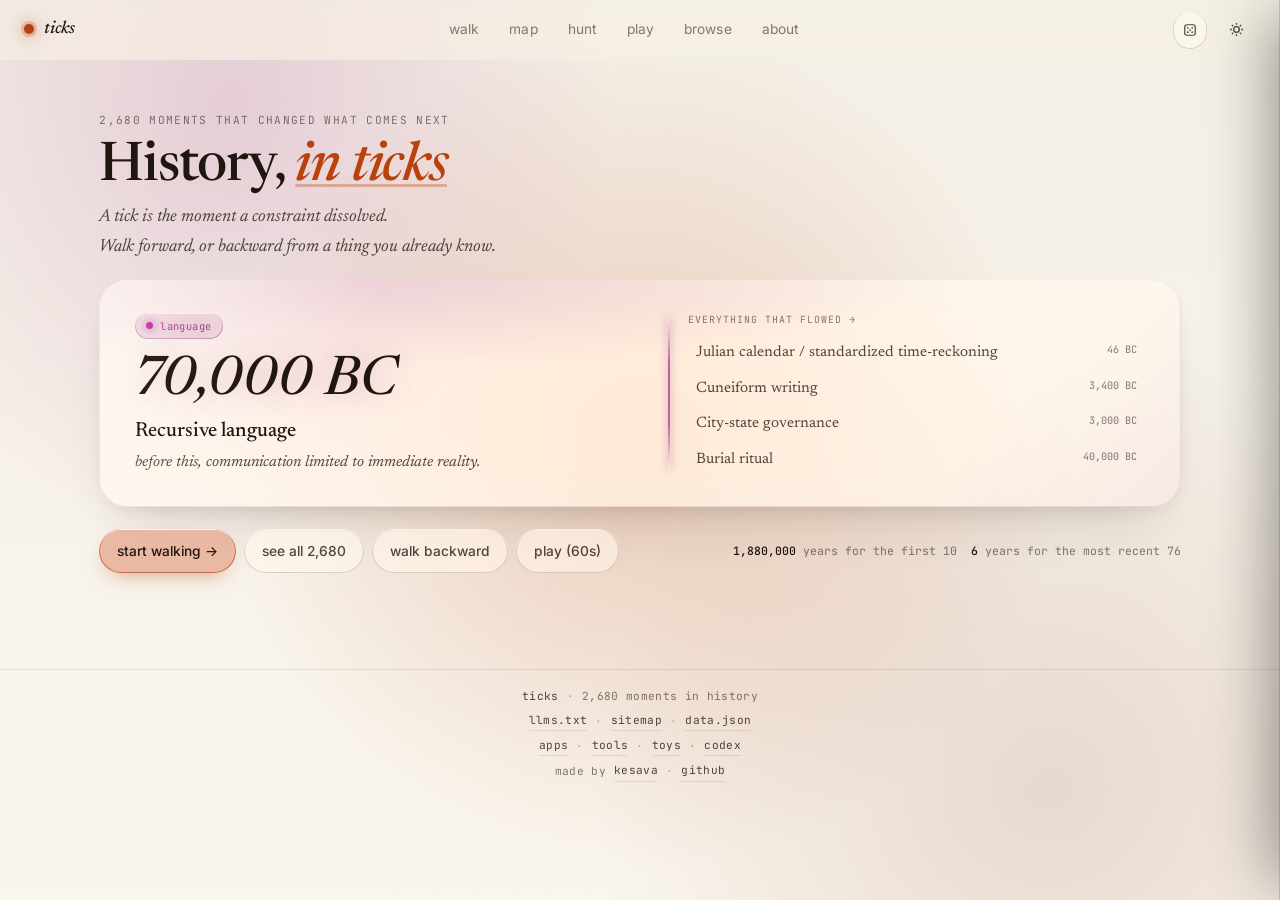
<file: index.html>
<!DOCTYPE html>
<html lang="en">
<head>
<meta charset="utf-8" />
<meta name="viewport" content="width=device-width,initial-scale=1,viewport-fit=cover" />
<title>Ticks · moments that unlocked everything next</title>
<meta name="description" content="2,648 moments in history when a constraint dissolved and everything downstream became possible. Walk the chain forward, or backward from a thing you already know." />
<meta name="author" content="Kesava Mandiga" />
<meta name="robots" content="index,follow,max-snippet:-1,max-image-preview:large,max-video-preview:-1" />
<meta name="theme-color" content="#EEF1F6" media="(prefers-color-scheme: light)" />
<meta name="theme-color" content="#0A0A0F" media="(prefers-color-scheme: dark)" />
<meta id="themeColorActive" name="theme-color" content="#0A0A0F" />
<link rel="canonical" href="https://ticks.iamkesava.com/" />
<link rel="service-doc" href="https://ticks.iamkesava.com/llms.txt" />
<link rel="api-catalog" href="https://ticks.iamkesava.com/.well-known/api-catalog" />
<link rel="describedby" href="https://ticks.iamkesava.com/.well-known/agent-permissions.json" />
<link rel="me" href="https://github.com/k3sava" />
<link rel="me" href="https://www.linkedin.com/in/k3sava" />
<link rel="me" href="https://iamkesava.com/" />
<link rel="author" href="https://iamkesava.com/" />

<meta property="og:type" content="website" />
<meta property="og:site_name" content="Ticks" />
<meta property="og:title" content="Ticks · moments that unlocked everything next" />
<meta property="og:description" content="2,648 moments in history when a constraint dissolved. Walk the chain forward, or backward from a thing you already know." />
<meta property="og:url" content="https://ticks.iamkesava.com/" />
<meta property="og:locale" content="en_US" />
<meta property="og:image" content="https://ticks.iamkesava.com/og.png" />
<meta property="og:image:width" content="1200" />
<meta property="og:image:height" content="630" />
<meta property="og:image:alt" content="2,648 moments that unlocked everything next" />

<meta name="twitter:card" content="summary_large_image" />
<meta name="twitter:title" content="Ticks · moments that unlocked everything next" />
<meta name="twitter:description" content="2,648 moments in history when a constraint dissolved. Walk the chain forward, or backward from a thing you already know." />
<meta name="twitter:image" content="https://ticks.iamkesava.com/og.png" />
<meta name="twitter:image:alt" content="2,648 moments that unlocked everything next" />

<link rel="alternate" type="application/json" href="data.json" title="Ticks · full corpus (JSON)" />
<link rel="alternate" type="application/json" href="search-index.json" title="Ticks · search index" />
<link rel="alternate" type="application/json" href="featured.json" title="Ticks · featured 200 (most-connected)" />
<link rel="preload" href="data.json" as="fetch" crossorigin="anonymous" />
<link rel="modulepreload" href="app.js?v=26" />
<link rel="preconnect" href="https://fonts.googleapis.com" />
<link rel="preconnect" href="https://fonts.gstatic.com" crossorigin />
<link href="https://fonts.googleapis.com/css2?family=Newsreader:opsz,wght@6..72,400;6..72,500;6..72,600&family=Inter:wght@400;500;600&family=JetBrains+Mono:wght@400;500&display=swap" rel="stylesheet" />
<link rel="stylesheet" href="style.css?v=26" />

<script type="application/ld+json">
{
  "@context": "https://schema.org",
  "@graph": [
    {
      "@type": "Person",
      "@id": "https://iamkesava.com/#kesava",
      "name": "Kesava Mandiga",
      "givenName": "Kesava",
      "familyName": "Mandiga",
      "url": "https://iamkesava.com/",
      "sameAs": [
        "https://github.com/k3sava",
        "https://www.linkedin.com/in/k3sava"
      ],
      "jobTitle": "Product marketing manager and indie builder"
    },
    {
      "@type": "WebSite",
      "@id": "https://ticks.iamkesava.com/#website",
      "url": "https://ticks.iamkesava.com/",
      "name": "Ticks",
      "alternateName": "Ticks · moments that unlocked everything next",
      "description": "2,648 moments in history when a constraint dissolved and everything downstream became possible.",
      "inLanguage": "en",
      "license": "https://opensource.org/licenses/MIT",
      "author": { "@id": "https://iamkesava.com/#kesava" },
      "creator": { "@id": "https://iamkesava.com/#kesava" },
      "publisher": { "@id": "https://iamkesava.com/#kesava" },
      "isBasedOn": "https://ticks.iamkesava.com/why.md",
      "mainEntity": { "@id": "https://ticks.iamkesava.com/#dataset" },
      "potentialAction": {
        "@type": "SearchAction",
        "target": "https://ticks.iamkesava.com/#/hunt",
        "query-input": "required name=search_term_string"
      }
    },
    {
      "@type": "Dataset",
      "@id": "https://ticks.iamkesava.com/#dataset",
      "name": "Ticks · a curated corpus of constraint-dissolving moments",
      "description": "2,648 moments across 14 domains and 13 eras of human history. Each tick names the constraint that dissolved, dates the dissolution, attributes 2 to 3 sources, and links to the cascade of things it made possible. About 41% of ticks carry a hand-written `because` field that names the parent ticks and walks through the causal mechanism.",
      "url": "https://ticks.iamkesava.com/",
      "sameAs": "https://github.com/k3sava/ticks",
      "keywords": [
        "history",
        "history of science",
        "history of technology",
        "intellectual history",
        "breakthroughs",
        "constraints",
        "chain of influence",
        "causal graph",
        "structured history",
        "AI-readable history corpus"
      ],
      "license": "https://opensource.org/licenses/MIT",
      "isAccessibleForFree": true,
      "inLanguage": "en",
      "temporalCoverage": "-300000/2026",
      "spatialCoverage": "Earth",
      "datePublished": "2025-09-01",
      "dateModified": "2026-05-08",
      "version": "2026-05",
      "creator": { "@id": "https://iamkesava.com/#kesava" },
      "publisher": { "@id": "https://iamkesava.com/#kesava" },
      "size": "2,648 ticks across 14 domains and 13 eras",
      "variableMeasured": [
        "id", "name", "year", "yearN", "zone", "domain", "constraint", "detail", "because", "links", "unlocks", "unlockedBy"
      ],
      "distribution": [
        {
          "@type": "DataDownload",
          "name": "Full corpus (data.json)",
          "encodingFormat": "application/json",
          "contentUrl": "https://ticks.iamkesava.com/data.json"
        },
        {
          "@type": "DataDownload",
          "name": "Search index (search-index.json)",
          "encodingFormat": "application/json",
          "contentUrl": "https://ticks.iamkesava.com/search-index.json"
        },
        {
          "@type": "DataDownload",
          "name": "Featured 200 (featured.json)",
          "encodingFormat": "application/json",
          "contentUrl": "https://ticks.iamkesava.com/featured.json"
        }
      ],
      "citation": "Mandiga, Kesava. \"Ticks · {tick name} ({year}).\" https://ticks.iamkesava.com/#/walk/{id}."
    },
    {
      "@type": "ItemList",
      "@id": "https://ticks.iamkesava.com/#reels",
      "name": "Ticks reels: seven curated 60-second tours",
      "description": "Seven hand-curated 60-second auto-tours through the corpus. Each reel scores ticks within its domain set by parent and child count, picks the top N, and orders them chronologically.",
      "numberOfItems": 7,
      "itemListOrder": "https://schema.org/ItemListOrderAscending",
      "itemListElement": [
        { "@type": "ListItem", "position": 1, "name": "the acceleration", "description": "From the hand-axe to ChatGPT — every step in between.", "url": "https://ticks.iamkesava.com/#/play/acceleration" },
        { "@type": "ListItem", "position": 2, "name": "the recursive mind", "description": "Once a sentence could be about a sentence, everything followed.", "url": "https://ticks.iamkesava.com/#/play/mind" },
        { "@type": "ListItem", "position": 3, "name": "we stopped dying", "description": "What it took for a baby to reach school.", "url": "https://ticks.iamkesava.com/#/play/body" },
        { "@type": "ListItem", "position": 4, "name": "tools of the gods", "description": "What we held in our hands decided what we thought next.", "url": "https://ticks.iamkesava.com/#/play/tools" },
        { "@type": "ListItem", "position": 5, "name": "the long settle", "description": "Wheat made cities possible. Cities made laws necessary.", "url": "https://ticks.iamkesava.com/#/play/civilization" },
        { "@type": "ListItem", "position": 6, "name": "the stories that stuck", "description": "The medium changed every century. The story didn't.", "url": "https://ticks.iamkesava.com/#/play/worlds" },
        { "@type": "ListItem", "position": 7, "name": "force and counter-force", "description": "What changed between the spear and the H-bomb.", "url": "https://ticks.iamkesava.com/#/play/conflict" }
      ]
    },
    {
      "@type": "CreativeWork",
      "@id": "https://ticks.iamkesava.com/why.md",
      "name": "Why a corpus of breakpoints",
      "description": "A short essay on why history reads better as a graph of dissolved constraints than as a list of dates, and why an open machine-readable chain matters in an AI-native research environment.",
      "url": "https://ticks.iamkesava.com/why.md",
      "encodingFormat": "text/markdown",
      "author": { "@id": "https://iamkesava.com/#kesava" },
      "license": "https://opensource.org/licenses/MIT",
      "isPartOf": { "@id": "https://ticks.iamkesava.com/#website" }
    }
  ]
}
</script>
<script>
// Apply theme override before paint to avoid flash
(function(){try{var t=localStorage.getItem('ticks-theme');if(t==='dark'||t==='light'||t==='brutalist'||t==='matrix')document.documentElement.dataset.theme=t;else if(t==='drone'){localStorage.setItem('ticks-theme','brutalist');document.documentElement.dataset.theme='brutalist';}}catch(e){}})();
</script>
</head>
<body>
  <a class="skip-link" href="#app">Skip to content</a>
  <header id="hdr">
    <a class="brand" href="#/" aria-label="Ticks home">
      <span class="brand-mark"></span>
      <span class="brand-name">ticks</span>
    </a>
    <nav id="nav" aria-label="Modes">
      <a href="#/walk" data-mode="walk">walk</a>
      <a href="#/map" data-mode="map">map</a>
      <a href="#/hunt" data-mode="hunt">hunt</a>
      <a href="#/play" data-mode="play">play</a>
      <a href="#/browse" data-mode="browse">browse</a>
      <a href="#/about" data-mode="about">about</a>
    </nav>
    <div class="hdr-right">
      <button id="randomBtn" type="button" aria-label="Random tick" title="Random tick (press R)">
        <svg viewBox="0 0 16 16" width="14" height="14" fill="none" stroke="currentColor" stroke-width="1.4" aria-hidden="true">
          <rect x="2" y="2" width="12" height="12" rx="2.5"/>
          <circle cx="5.5" cy="5.5" r="1" fill="currentColor" stroke="none"/>
          <circle cx="10.5" cy="10.5" r="1" fill="currentColor" stroke="none"/>
          <circle cx="10.5" cy="5.5" r="1" fill="currentColor" stroke="none"/>
          <circle cx="5.5" cy="10.5" r="1" fill="currentColor" stroke="none"/>
          <circle cx="8" cy="8" r="1" fill="currentColor" stroke="none"/>
        </svg>
      </button>
      <button id="themeBtn" type="button" aria-label="Cycle theme: dark · light · brutalist · matrix" title="Cycle theme">
        <span id="themeIcon" aria-hidden="true"></span>
      </button>
    </div>
    <button id="menuBtn" type="button" aria-label="Open menu">
      <svg viewBox="0 0 16 16" width="18" height="18" fill="none" stroke="currentColor" stroke-width="1.4"><path d="M2 4h12M2 8h12M2 12h12"/></svg>
    </button>
  </header>

  <div id="mobileBackdrop"></div>
  <nav id="mobileMenu" aria-label="Mobile menu">
    <div class="mm-head">
      <button class="mm-theme" id="themeBtnMobile" type="button" aria-label="Toggle theme">
        <svg viewBox="0 0 16 16" width="16" height="16" fill="none" stroke="currentColor" stroke-width="1.4"><path d="M13 8.5A5 5 0 0 1 7.5 3a.5.5 0 0 0-.7-.5A6 6 0 1 0 13.5 9.2a.5.5 0 0 0-.5-.7Z"/></svg>
      </button>
      <button class="mm-close" id="menuClose" type="button" aria-label="Close menu">
        <svg viewBox="0 0 16 16" width="16" height="16" fill="none" stroke="currentColor" stroke-width="1.6"><path d="M3 3l10 10M13 3 3 13"/></svg>
      </button>
    </div>
    <a href="#/walk">walk</a>
    <a href="#/map">map</a>
    <a href="#/hunt">hunt</a>
    <a href="#/play">play</a>
    <a href="#/browse">browse</a>
    <a href="#/about">about</a>
    <button id="randomBtnMobile" type="button">surprise me</button>
  </nav>

  <main id="app" tabindex="-1" aria-live="polite"></main>
  <noscript>
    <article style="max-width:680px;margin:48px auto;padding:0 24px;font-family:Georgia,serif;line-height:1.6;color:#1C1917">
      <h1 style="font-size:2.4rem;line-height:1.1;margin:0 0 12px">Ticks</h1>
      <p style="font-style:italic;font-size:1.2rem;color:#44403C;margin:0 0 24px">
        2,648 moments in human history when a constraint dissolved and everything downstream became possible.
      </p>
      <p>The site is a JavaScript single-page app. Without JavaScript, the corpus and the chain are not interactive, but the data is still readable and citable.</p>
      <ul>
        <li><a href="data.json">data.json</a> &middot; the full corpus (2,648 ticks, 13 zones, 14 domains, edge graph)</li>
        <li><a href="search-index.json">search-index.json</a> &middot; one row per tick: id, name, year, zone, domain, constraint, parents/children counts</li>
        <li><a href="featured.json">featured.json</a> &middot; the 200 most-connected ticks</li>
        <li><a href="llms.txt">llms.txt</a> &middot; schema, modes, citation format, in plain English</li>
        <li><a href="https://github.com/k3sava/ticks">source on GitHub</a> (MIT licensed)</li>
      </ul>
      <p style="font-family:ui-monospace,monospace;font-size:.78rem;color:#78716C;margin-top:32px">Cite as: Mandiga, Kesava. "Ticks &middot; {tick name} ({year})." https://ticks.iamkesava.com/#/walk/{id}.</p>
    </article>
  </noscript>
  <div id="shareMenu" role="menu" aria-label="Share this tick" hidden>
    <button class="share-opt" role="menuitem" data-act="native" hidden>
      <svg viewBox="0 0 16 16" width="13" height="13" fill="none" stroke="currentColor" stroke-width="1.5"><path d="M8 1v9M5 4l3-3 3 3M3 9v4a1 1 0 0 0 1 1h8a1 1 0 0 0 1-1V9"/></svg>
      share via…
    </button>
    <button class="share-opt" role="menuitem" data-act="copy">
      <svg viewBox="0 0 16 16" width="13" height="13" fill="none" stroke="currentColor" stroke-width="1.5"><rect x="5" y="5" width="9" height="9" rx="1.5"/><path d="M3 11V3a1 1 0 0 1 1-1h7"/></svg>
      copy link
    </button>
    <button class="share-opt" role="menuitem" data-act="x">
      <svg viewBox="0 0 16 16" width="12" height="12" fill="currentColor"><path d="M9.4 6.7 14.5 1h-1.3L8.8 6 5.4 1H1l5.4 7.7L1 15h1.3l4.7-5.4L10.6 15H15M2.7 1.9h1.9l9 12.3h-2"/></svg>
      post on X
    </button>
    <button class="share-opt" role="menuitem" data-act="linkedin">
      <svg viewBox="0 0 16 16" width="13" height="13" fill="currentColor"><path d="M3 6h2v8H3V6Zm1-3.4a1.2 1.2 0 1 1 0 2.4 1.2 1.2 0 0 1 0-2.4ZM7 6h1.9v1.1A2.1 2.1 0 0 1 10.8 6c2 0 2.4 1.3 2.4 3v5h-2v-4.5c0-1-.4-1.6-1.3-1.6-1 0-1.4.7-1.4 1.6V14H7V6Z"/></svg>
      share on LinkedIn
    </button>
    <button class="share-opt" role="menuitem" data-act="email">
      <svg viewBox="0 0 16 16" width="13" height="13" fill="none" stroke="currentColor" stroke-width="1.5"><rect x="2" y="3.5" width="12" height="9" rx="1"/><path d="m2.5 4.5 5.5 4 5.5-4"/></svg>
      send by email
    </button>
  </div>
  <div id="kbdHelp" role="dialog" aria-modal="true" aria-label="Keyboard shortcuts" hidden>
    <div class="kbd-card">
      <div class="kbd-head"><span>Keyboard shortcuts</span><button class="kbd-close" aria-label="Close">esc</button></div>
      <dl class="kbd-list">
        <dt><kbd>g</kbd> <kbd>h</kbd></dt><dd>home</dd>
        <dt><kbd>g</kbd> <kbd>w</kbd></dt><dd>walk</dd>
        <dt><kbd>g</kbd> <kbd>m</kbd></dt><dd>map</dd>
        <dt><kbd>g</kbd> <kbd>n</kbd></dt><dd>hunt</dd>
        <dt><kbd>g</kbd> <kbd>b</kbd></dt><dd>browse</dd>
        <dt><kbd>g</kbd> <kbd>a</kbd></dt><dd>about</dd>
        <dt><kbd>r</kbd></dt><dd>random tick</dd>
        <dt><kbd>s</kbd></dt><dd>share current tick</dd>
        <dt><kbd>/</kbd></dt><dd>focus search (on hunt or browse)</dd>
        <dt><kbd>?</kbd></dt><dd>this dialog</dd>
        <dt><kbd>esc</kbd></dt><dd>close dialog or menu</dd>
      </dl>
      <p class="kbd-foot">On <code>walk</code>: <kbd>←</kbd> <kbd>→</kbd> traverse · <kbd>↑</kbd> drill to hunt · on <code>hunt</code>: <kbd>↓</kbd> or <kbd>esc</kbd> returns to walk.</p>
    </div>
  </div>

  <footer>
    <div class="ftr-meta">
      <span class="ftr-name">ticks</span>
      <span class="ftr-sep">·</span>
      <span id="ftrCount">2,648 moments in history</span>
    </div>
    <div class="ftr-feeds">
      <a href="/llms.txt">llms.txt</a>
      <span class="ftr-sep">·</span>
      <a href="/sitemap.xml">sitemap</a>
      <span class="ftr-sep">·</span>
      <a href="/data.json">data.json</a>
    </div>
    <nav class="ftr-sister" aria-label="Sister sites">
      <a href="https://apps.iamkesava.com/">apps</a>
      <span class="ftr-sep">·</span>
      <a href="https://tools.iamkesava.com/">tools</a>
      <span class="ftr-sep">·</span>
      <a href="https://toys.iamkesava.com/">toys</a>
      <span class="ftr-sep">·</span>
      <a href="https://codex.iamkesava.com/">codex</a>
    </nav>
    <div class="ftr-credit">
      made by <a href="https://iamkesava.com" rel="author">kesava</a>
      <span class="ftr-sep">·</span>
      <a href="https://github.com/k3sava/ticks" target="_blank" rel="noopener">github</a>
    </div>
  </footer>

  <div id="routeScan" aria-hidden="true"></div>
  <svg id="ringOverlay" aria-hidden="true" xmlns="http://www.w3.org/2000/svg"></svg>
  <div id="focusBracket" aria-hidden="true">
    <span class="fb-c fb-tl"></span><span class="fb-c fb-tr"></span>
    <span class="fb-c fb-bl"></span><span class="fb-c fb-br"></span>
  </div>
  <script src="app.js?v=26" type="module"></script>
</body>
</html>
</file>
<file: style.css>
/* ========== TOKENS ==========
   Photon Glass — 2027-flavored evolution of Liquid Glass.
   Surfaces are translucent slabs floating over a generative ambient field;
   glass tints itself with the active domain color, refracts the cursor as a
   warm halo, and stratifies into chrome / content / accent layers.

   --dc is set per-tick by app.js (DOMAINS[t.domain]). It lights every glass
   panel from the inside. --cx/--cy are set by JS to track the pointer; they
   power the cursor halo and parallax shift. */
:root{
  --bg:#0A0A0F;
  --bg-2:#101019;
  --paper:rgba(255,255,255,.04);
  --paper-2:rgba(255,255,255,.07);
  --line:rgba(255,255,255,.08);
  --line-2:rgba(255,255,255,.14);
  --ink:#F4F3FA;
  --ink-2:rgba(244,243,250,.78);
  --muted:rgba(244,243,250,.55);
  --faint:rgba(244,243,250,.34);
  --accent:#FFB37A;
  --accent-2:#FFD2A8;

  /* Glass material tokens. Each level adds blur + saturation + brightness. */
  --glass-thin-bg:rgba(255,255,255,.045);
  --glass-thin-blur:saturate(160%) blur(18px);
  --glass-bg:rgba(255,255,255,.06);
  --glass-blur:saturate(180%) blur(28px);
  --glass-thick-bg:rgba(255,255,255,.085);
  --glass-thick-blur:saturate(200%) blur(40px);
  --glass-edge:rgba(255,255,255,.18);
  --glass-edge-strong:rgba(255,255,255,.32);
  --glass-shadow:0 30px 60px -30px rgba(0,0,0,.7), 0 8px 24px -12px rgba(0,0,0,.5);
  --glass-shadow-hi:0 40px 80px -28px rgba(0,0,0,.8), 0 14px 32px -14px rgba(0,0,0,.6);
  --halo:rgba(255,179,122,.35);

  /* Cursor position (0..1 across viewport). JS updates these. */
  --cx:.5;
  --cy:.5;

  --gut:24px;
  --hdr-h:60px;
  --maxw:min(1440px,92vw);
  --maxw-wide:min(1800px,92vw);
  --radius:22px;
  --radius-lg:28px;
  --serif:'Newsreader',Georgia,'Iowan Old Style',serif;
  --sans:'Inter',-apple-system,BlinkMacSystemFont,sans-serif;
  --mono:'JetBrains Mono','SF Mono',Menlo,monospace;
  --ease-quick:cubic-bezier(.2,.7,.3,1);
  --ease-stage:cubic-bezier(.16,1,.3,1);
}

/* Light theme override — used when user explicitly picks light, or in
   prefers-color-scheme:light without override. Apple's iOS 26 lock-screen
   approach: same glass language, brighter content beneath, cooler shadows. */
:root[data-theme="light"]{
  --bg:#F4EFE6;
  --bg-2:#FAF6EE;
  --paper:rgba(255,253,247,.6);
  --paper-2:rgba(255,253,247,.78);
  --line:rgba(60,40,20,.10);
  --line-2:rgba(60,40,20,.18);
  --ink:#1F1610;
  --ink-2:rgba(31,22,16,.78);
  --muted:rgba(31,22,16,.55);
  --faint:rgba(31,22,16,.34);
  --accent:#B8410C;
  --accent-2:#7A2B0A;
  --glass-thin-bg:rgba(255,251,242,.55);
  --glass-thin-blur:saturate(180%) blur(20px);
  --glass-bg:rgba(255,251,242,.66);
  --glass-blur:saturate(200%) blur(30px);
  --glass-thick-bg:rgba(255,251,242,.82);
  --glass-thick-blur:saturate(220%) blur(40px);
  --glass-edge:rgba(255,247,236,.9);
  --glass-edge-strong:rgba(255,247,236,1);
  --glass-shadow:0 30px 60px -30px rgba(60,38,22,.22), 0 8px 24px -12px rgba(60,38,22,.16);
  --glass-shadow-hi:0 40px 80px -28px rgba(60,38,22,.3), 0 14px 32px -14px rgba(60,38,22,.22);
  --halo:rgba(184,65,12,.22);
  /* Paper grain — pebbled noise on glass surfaces */
  --glass-texture:
    radial-gradient(circle at 30% 30%, rgba(80,55,30,.05) 0, transparent 1.4px),
    radial-gradient(circle at 70% 70%, rgba(80,55,30,.04) 0, transparent 1.6px),
    radial-gradient(circle at 50% 50%, rgba(80,55,30,.025) 0, transparent 1.2px);
  --glass-texture-size:9px 9px, 13px 13px, 17px 17px;
  --glass-texture-repeat:repeat, repeat, repeat;
}
@media (prefers-color-scheme:light){
  :root:not([data-theme="dark"]):not([data-theme="brutalist"]):not([data-theme="matrix"]){
    --bg:#F4EFE6;
    --bg-2:#FAF6EE;
    --paper:rgba(255,253,247,.6);
    --paper-2:rgba(255,253,247,.78);
    --line:rgba(60,40,20,.10);
    --line-2:rgba(60,40,20,.18);
    --ink:#1F1610;
    --ink-2:rgba(31,22,16,.78);
    --muted:rgba(31,22,16,.55);
    --faint:rgba(31,22,16,.34);
    --accent:#B8410C;
    --accent-2:#7A2B0A;
    --glass-thin-bg:rgba(255,251,242,.55);
    --glass-thin-blur:saturate(180%) blur(20px);
    --glass-bg:rgba(255,251,242,.66);
    --glass-blur:saturate(200%) blur(30px);
    --glass-thick-bg:rgba(255,251,242,.82);
    --glass-thick-blur:saturate(220%) blur(40px);
    --glass-edge:rgba(255,247,236,.9);
    --glass-edge-strong:rgba(255,247,236,1);
    --glass-shadow:0 30px 60px -30px rgba(60,38,22,.22), 0 8px 24px -12px rgba(60,38,22,.16);
    --glass-shadow-hi:0 40px 80px -28px rgba(60,38,22,.3), 0 14px 32px -14px rgba(60,38,22,.22);
    --halo:rgba(184,65,12,.22);
    --glass-texture:
      radial-gradient(circle at 30% 30%, rgba(80,55,30,.05) 0, transparent 1.4px),
      radial-gradient(circle at 70% 70%, rgba(80,55,30,.04) 0, transparent 1.6px),
      radial-gradient(circle at 50% 50%, rgba(80,55,30,.025) 0, transparent 1.2px);
    --glass-texture-size:9px 9px, 13px 13px, 17px 17px;
    --glass-texture-repeat:repeat, repeat, repeat;
  }
}

*,*::before,*::after{box-sizing:border-box;margin:0;padding:0}
html{overflow-x:hidden;scroll-behavior:smooth}
body{
  background:var(--bg);
  color:var(--ink);
  font-family:var(--serif);
  font-size:17px;
  line-height:1.55;
  -webkit-font-smoothing:antialiased;
  text-rendering:optimizeLegibility;
  min-height:100vh;
  position:relative;
  /* Newsreader is variable on the optical-size (opsz) axis. Tell the browser
     to switch the optical size automatically so the year reads like display
     type at 9rem and like body type at 17px. */
  font-optical-sizing:auto;
  font-variant-numeric:lining-nums proportional-nums;
}
/* Generative ambient field. Two slow-drifting radial gradients tinted by the
   active domain (--dc, set on whatever section is rendered) plus a faint dot
   grid. The cursor adds a third radial — a warm halo that the glass refracts
   when it passes underneath. The whole field is fixed and pointer-disabled. */
body::before{
  content:"";position:fixed;inset:0;pointer-events:none;z-index:0;
  background:
    radial-gradient(60vmax 60vmax at calc(var(--cx)*100%) calc(var(--cy)*100%),
      var(--halo) 0%, transparent 55%),
    radial-gradient(50vmax 60vmax at 18% 12%,
      color-mix(in oklab, var(--dc, var(--accent)) 18%, transparent) 0%,
      transparent 60%),
    radial-gradient(60vmax 60vmax at 82% 88%,
      color-mix(in oklab, var(--accent-2) 14%, transparent) 0%,
      transparent 60%),
    linear-gradient(180deg, var(--bg) 0%, var(--bg-2) 100%);
  transition:background 1.4s var(--ease-stage);
}
/* Faint dot grid — gives the depth a measurable scale, like a holo lab floor.
   Mask softens the edges so the grid feels infinite, not panel-sized. */
body::after{
  content:"";position:fixed;inset:0;pointer-events:none;z-index:0;
  background-image:radial-gradient(circle at center,
    color-mix(in oklab, var(--ink) 12%, transparent) 1px, transparent 1.4px);
  background-size:38px 38px;
  -webkit-mask-image:radial-gradient(60vmax 60vmax at 50% 50%, black 0%, transparent 75%);
          mask-image:radial-gradient(60vmax 60vmax at 50% 50%, black 0%, transparent 75%);
  opacity:.32;
}
@media (prefers-reduced-motion:reduce){
  body::before{transition:none}
}
#hdr,main,footer,#app,#mobileMenu{position:relative;z-index:2}

/* ========== GLASS PRIMITIVES ==========
   .glass / .glass-thin / .glass-thick are reusable surfaces. Each has:
   - translucent background tinted by content beneath (--glass-bg)
   - heavy backdrop blur + saturation (Apple Liquid Glass DNA)
   - 1px hairline at the top edge (specular highlight, mimics real glass)
   - soft drop shadow with depth
   - rounded continuous-curve radius
   - subtle tinted underglow from --dc (domain color, lit from behind)

   The ::before + ::after layer on .glass paints the edge highlight and the
   inner radial bloom that picks up --dc. */
.glass,.glass-thin,.glass-thick{
  position:relative;
  border-radius:var(--radius);
  background:var(--glass-texture, none), var(--glass-bg);
  background-size:var(--glass-texture-size, auto), auto;
  background-repeat:var(--glass-texture-repeat, repeat), no-repeat;
  -webkit-backdrop-filter:var(--glass-blur);
          backdrop-filter:var(--glass-blur);
  box-shadow:
    inset 0 1px 0 0 var(--glass-edge),
    inset 0 0 0 1px var(--line),
    var(--glass-shadow);
  isolation:isolate;
  transition:background .35s var(--ease-quick), box-shadow .35s var(--ease-quick), transform .35s var(--ease-stage);
}
.glass-thin{
  background:var(--glass-texture, none), var(--glass-thin-bg);
  background-size:var(--glass-texture-size, auto), auto;
  background-repeat:var(--glass-texture-repeat, repeat), no-repeat;
  -webkit-backdrop-filter:var(--glass-thin-blur);
          backdrop-filter:var(--glass-thin-blur);
}
.glass-thick{
  background:var(--glass-texture, none), var(--glass-thick-bg);
  background-size:var(--glass-texture-size, auto), auto;
  background-repeat:var(--glass-texture-repeat, repeat), no-repeat;
  -webkit-backdrop-filter:var(--glass-thick-blur);
          backdrop-filter:var(--glass-thick-blur);
  border-radius:var(--radius-lg);
  box-shadow:
    inset 0 1px 0 0 var(--glass-edge-strong),
    inset 0 0 0 1px var(--line-2),
    var(--glass-shadow-hi);
}
/* Inner bloom — domain color visible THROUGH the glass like a backlit panel.
   The ::before sits behind text and is masked to the rounded panel edge. */
.glass::before,.glass-thin::before,.glass-thick::before{
  content:"";position:absolute;inset:0;pointer-events:none;
  border-radius:inherit;z-index:-1;
  background:radial-gradient(120% 80% at 50% 0%,
    color-mix(in oklab, var(--dc, var(--accent)) 18%, transparent) 0%,
    transparent 70%);
  opacity:.7;
  transition:opacity .4s var(--ease-quick);
}
/* Specular sweep — a faint highlight that catches the top corners. */
.glass::after,.glass-thin::after,.glass-thick::after{
  content:"";position:absolute;inset:0;pointer-events:none;
  border-radius:inherit;
  background:linear-gradient(135deg,
    var(--glass-edge) 0%, transparent 18%,
    transparent 82%, color-mix(in oklab, var(--dc, var(--accent)) 25%, transparent) 100%);
  opacity:.4;mix-blend-mode:screen;
}
:root[data-theme="light"] .glass::after,
:root[data-theme="light"] .glass-thin::after,
:root[data-theme="light"] .glass-thick::after,
:root:not([data-theme="dark"]) .glass::after,
:root:not([data-theme="dark"]) .glass-thin::after,
:root:not([data-theme="dark"]) .glass-thick::after{mix-blend-mode:overlay;opacity:.55}

/* Reactive lift on hover — glass densifies (more saturated background, the
   bloom brightens, panel rises ~2px). Applied via :is() so children of an
   interactive .glass anchor (a button, a link) trigger the same response. */
.glass.is-active,.glass:hover,.glass-thick:hover,.glass-thin:hover{
  background:color-mix(in oklab, var(--glass-bg) 70%, color-mix(in oklab, var(--dc, var(--accent)) 8%, transparent));
  box-shadow:
    inset 0 1px 0 0 var(--glass-edge-strong),
    inset 0 0 0 1px color-mix(in oklab, var(--dc, var(--accent)) 25%, var(--line-2)),
    var(--glass-shadow-hi);
}
.glass:hover::before,.glass-thin:hover::before,.glass-thick:hover::before{opacity:1}
@media (prefers-reduced-motion:reduce){
  .glass,.glass-thin,.glass-thick{transition:none}
}
a{color:inherit;text-decoration:none}
button{font:inherit;background:none;border:0;cursor:pointer;color:inherit}
img,svg{display:block;max-width:100%}
::selection{background:var(--accent);color:#fff}

/* ========== HEADER ========== */
#hdr{
  position:sticky;top:0;z-index:50;
  display:flex;align-items:center;justify-content:space-between;
  height:var(--hdr-h);
  padding:0 var(--gut);
  background:color-mix(in oklab,var(--bg) 70%,transparent);
  backdrop-filter:saturate(180%) blur(22px);
  -webkit-backdrop-filter:saturate(180%) blur(22px);
  border-bottom:1px solid transparent;
  box-shadow:inset 0 -1px 0 0 transparent;
  transition:border-color .25s var(--ease-quick), box-shadow .25s var(--ease-quick);
}
#hdr.scrolled{
  border-bottom-color:var(--line);
  box-shadow:inset 0 -1px 0 0 var(--glass-edge);
}
.brand{display:flex;align-items:center;gap:10px;font-family:var(--serif);font-size:1.1rem;font-weight:500;letter-spacing:-.01em}
.brand-mark{
  width:10px;height:10px;border-radius:50%;
  background:var(--accent);
  box-shadow:
    0 0 0 3px color-mix(in oklab,var(--accent) 22%,transparent),
    0 0 18px 2px color-mix(in oklab,var(--accent) 50%,transparent);
  animation:brand-breathe 4.2s var(--ease-quick) infinite;
}
@keyframes brand-breathe{
  0%,100%{box-shadow:
    0 0 0 3px color-mix(in oklab,var(--accent) 22%,transparent),
    0 0 18px 2px color-mix(in oklab,var(--accent) 50%,transparent)}
  50%{box-shadow:
    0 0 0 5px color-mix(in oklab,var(--accent) 12%,transparent),
    0 0 26px 4px color-mix(in oklab,var(--accent) 38%,transparent)}
}
@media (prefers-reduced-motion:reduce){
  .brand-mark{animation:none}
}
.brand-name{font-style:italic}
#nav{display:flex;align-items:center;gap:2px}
#nav a{
  padding:8px 14px;font-family:var(--sans);font-size:.86rem;color:var(--muted);
  border-radius:999px;transition:color .2s,background .2s;
  letter-spacing:.005em;
}
#nav a:hover{color:var(--ink)}
#nav a.active{color:var(--ink);background:color-mix(in oklab,var(--accent) 12%,transparent)}
.hdr-right{display:flex;align-items:center;gap:10px}
#randomBtn{
  width:34px;height:34px;display:flex;align-items:center;justify-content:center;
  color:var(--ink-2);border-radius:999px;
  background:var(--glass-thin-bg);
  -webkit-backdrop-filter:var(--glass-thin-blur);
          backdrop-filter:var(--glass-thin-blur);
  box-shadow:inset 0 1px 0 0 var(--glass-edge), inset 0 0 0 1px var(--line-2);
  transition:color .15s, background .2s, box-shadow .2s, transform .25s var(--ease-quick);
}
#randomBtn:hover{
  color:var(--accent);
  background:color-mix(in oklab, var(--accent) 14%, var(--glass-thin-bg));
  box-shadow:
    inset 0 1px 0 0 var(--glass-edge-strong),
    inset 0 0 0 1px color-mix(in oklab, var(--accent) 35%, var(--line-2)),
    0 6px 18px -8px color-mix(in oklab, var(--accent) 50%, transparent);
  transform:rotate(-14deg);
}
#randomBtn:active{transform:rotate(-24deg) scale(.95)}
#randomBtnMobile{
  font-family:var(--sans);font-size:.95rem;color:var(--ink-2);
  padding:10px 14px;border-radius:8px;text-align:left;
  background:transparent;
  transition:color .15s, background .2s;
}
#randomBtnMobile:hover{color:var(--accent)}
#themeBtn{
  height:34px;display:flex;align-items:center;justify-content:center;gap:6px;
  padding:0 12px;color:var(--muted);border-radius:999px;
  transition:color .15s,background .15s,box-shadow .15s;
}
#themeBtn{color:var(--ink-2)}
#themeBtn:hover{
  color:var(--ink);
  background:var(--glass-thin-bg);
  -webkit-backdrop-filter:var(--glass-thin-blur);
          backdrop-filter:var(--glass-thin-blur);
  box-shadow:inset 0 0 0 1px var(--line-2);
}
#themeIcon{display:flex;align-items:center;justify-content:center}
#menuBtn{display:none;width:36px;height:36px;align-items:center;justify-content:center;color:var(--ink-2);border-radius:8px}

/* Mobile menu */
#mobileBackdrop{
  position:fixed;inset:0;
  background:rgba(8,10,16,.55);
  backdrop-filter:saturate(140%) blur(10px);
  -webkit-backdrop-filter:saturate(140%) blur(10px);
  opacity:0;pointer-events:none;
  transition:opacity .25s var(--ease-quick);z-index:60;
}
#mobileBackdrop.show{opacity:1;pointer-events:auto}
#mobileMenu{
  position:fixed;top:0;right:0;bottom:0;width:min(86vw,320px);z-index:61;
  background:var(--glass-thick-bg);
  -webkit-backdrop-filter:var(--glass-thick-blur);
          backdrop-filter:var(--glass-thick-blur);
  box-shadow:
    inset 1px 0 0 0 var(--glass-edge-strong),
    -1px 0 0 0 var(--line-2),
    -24px 0 60px -16px rgba(0,0,0,.4);
  display:flex;flex-direction:column;gap:6px;
  padding:80px 24px 24px;
  transform:translateX(100%);transition:transform .3s var(--ease-stage);
}
#mobileMenu.open{transform:translateX(0)}
#mobileMenu a{
  font-family:var(--sans);font-size:1rem;color:var(--ink-2);padding:14px 16px;border-radius:10px;
  transition:background .15s, color .15s;
}
#mobileMenu a:hover,#mobileMenu a.active{
  background:color-mix(in oklab, var(--accent) 10%, var(--glass-thin-bg));
  color:var(--ink);
}
#mobileMenu > button{
  margin-top:14px;text-align:left;font-family:var(--sans);font-size:1rem;
  color:var(--accent);padding:14px 16px;border-radius:10px;
  background:color-mix(in oklab, var(--accent) 12%, var(--glass-thin-bg));
  box-shadow:inset 0 1px 0 0 var(--glass-edge), inset 0 0 0 1px color-mix(in oklab, var(--accent) 35%, var(--line-2));
}
#mobileMenu .mm-head button{
  margin:0;color:var(--ink-2);padding:0;background:transparent;box-shadow:none;
}

@media (max-width:820px){
  #nav,.hdr-right{display:none}
  #menuBtn{display:flex}
}

/* ========== MAIN ========== */
main{max-width:var(--maxw);margin:0 auto;padding:32px var(--gut) 80px;width:100%}
main.full-bleed{max-width:none;padding:0}
main.wide{max-width:var(--maxw-wide)}

/* ========== TYPOGRAPHY DEFAULTS — orphan/widow control ========== */
/* Browsers that support text-wrap:balance use it for short headings;
   text-wrap:pretty handles longer prose by avoiding single-word last lines.
   Modern Chrome, Safari 17.4+, and Firefox 121+ support both. Older browsers
   silently ignore. */
h1,h2,h3,h4,h5,h6{text-wrap:balance}
p,li,figcaption,blockquote{text-wrap:pretty}

/* ========== FOOTER ========== */
footer{
  border-top:1px solid var(--line);
  padding:18px var(--gut);
  font-family:var(--mono);font-size:.7rem;color:var(--muted);letter-spacing:.03em;
  display:flex;flex-direction:column;align-items:center;justify-content:center;gap:6px;
}
.ftr-sister,.ftr-meta,.ftr-credit,.ftr-feeds{display:flex;align-items:center;justify-content:center;gap:8px;flex-wrap:wrap}
.ftr-name{color:var(--ink-2)}
.ftr-sep{opacity:.6}
footer a{color:var(--ink-2);border-bottom:1px solid var(--line);padding-bottom:1px}
footer a:hover{color:var(--accent);border-bottom-color:var(--accent)}

/* ========== DOMAIN COLORS ========== */
/* Domain chip — a small piece of tinted glass with a glowing orb. The orb's
   color comes from --dc (set per-tick). The capsule itself is a thin glass
   layer so the domain reads as a label, not a hard pill. */
.dom{
  display:inline-flex;align-items:center;gap:7px;
  font-family:var(--mono);font-size:.65rem;text-transform:lowercase;letter-spacing:.04em;
  padding:5px 11px;border-radius:999px;
  cursor:pointer;
  background:color-mix(in oklab,var(--dc,var(--accent)) 22%, var(--glass-thin-bg));
  -webkit-backdrop-filter:var(--glass-thin-blur);
          backdrop-filter:var(--glass-thin-blur);
  box-shadow:
    inset 0 1px 0 0 var(--glass-edge),
    inset 0 0 0 1px color-mix(in oklab, var(--dc,var(--accent)) 35%, var(--line-2));
  color:color-mix(in oklab, var(--dc,var(--accent)) 80%, var(--ink));
  text-shadow:0 0 12px color-mix(in oklab, var(--dc,var(--accent)) 50%, transparent);
}
.dom::before{
  content:"";width:7px;height:7px;border-radius:50%;
  background:var(--dc,var(--accent));
  box-shadow:0 0 10px 1px var(--dc,var(--accent));
}

/* ========== WALK ========== */
/* Layout discipline: the walk view is fully viewport-contained — no page
   scroll. The year + name anchor on the left, the prose stack on the right.
   The flow strip is the only horizontal scroller. walk-stage fills remaining
   space, walk-body scrolls internally when content is long. */
.walk{
  display:flex;flex-direction:column;
  gap:8px;
  padding:10px var(--gut) 10px;
  position:relative;
  height:calc(100vh - var(--hdr-h));
  height:calc(100dvh - var(--hdr-h));
  overflow:hidden;
  animation:walk-in .55s var(--ease-stage);
}
@keyframes walk-in{
  from{opacity:0;transform:translateY(8px)}
  to{opacity:1;transform:none}
}
@media (prefers-reduced-motion:reduce){
  .walk{animation:none}
}
.walk-meta{
  display:flex;align-items:center;justify-content:space-between;gap:16px;
  font-family:var(--mono);font-size:.7rem;color:var(--muted);letter-spacing:.06em;text-transform:uppercase;
  position:relative;padding-bottom:6px;
  flex:none;
}

/* Walk ancestry trail: a single horizontal strip of parent capsules with
   thin connector traces. Fixed 52px so it never grows when there are many
   ancestors. Always renders — the empty placeholder keeps row height stable. */
.walk-trail-area{
  height:52px;flex:none;
  display:flex;align-items:center;justify-content:flex-start;
  max-width:1280px;margin:0 auto;width:100%;
  overflow:hidden;
}
.walk-trail{
  display:flex;flex-direction:row;align-items:center;gap:8px;
  width:100%;font-family:var(--mono);
  overflow-x:auto;overflow-y:hidden;
  -webkit-overflow-scrolling:touch;
  scroll-snap-type:x proximity;
  scrollbar-width:none;
  padding:4px 2px;
}
.walk-trail::-webkit-scrollbar{display:none}
/* Trail steps are tiny glass capsules. Each one tints with its own domain
   color (the domStyle() rule injects --dc on the <a> element). The link
   character between them is a thin horizontal light trace, deliberately faint
   on idle and brighter on hover (the chain "lights up"). */
.walk-trail-step{
  position:relative;
  display:inline-flex;flex-direction:row;align-items:baseline;gap:8px;
  text-decoration:none;color:var(--ink-2);
  padding:6px 12px;border-radius:999px;
  background:var(--glass-thin-bg);
  -webkit-backdrop-filter:var(--glass-thin-blur);
          backdrop-filter:var(--glass-thin-blur);
  box-shadow:
    inset 0 1px 0 0 var(--glass-edge),
    inset 0 0 0 1px color-mix(in oklab, var(--dc, var(--accent)) 18%, var(--line));
  transition:color .25s, transform .25s var(--ease-stage), box-shadow .25s, background .25s;
  opacity:.85;
  flex:none;max-width:42ch;
  scroll-snap-align:start;
}
.walk-trail-step .yr{font-size:.62rem;letter-spacing:.06em;color:var(--muted);font-variant-numeric:tabular-nums;flex:none}
.walk-trail-step .nm{
  font-family:var(--serif);font-style:italic;font-size:.85rem;color:var(--ink);
  line-height:1.2;letter-spacing:0;
  white-space:nowrap;overflow:hidden;text-overflow:ellipsis;
  max-width:32ch;
}
.walk-trail-step:hover{
  opacity:1;transform:translateY(-1px);
  background:color-mix(in oklab, var(--dc, var(--accent)) 12%, var(--glass-thin-bg));
  box-shadow:
    inset 0 1px 0 0 var(--glass-edge-strong),
    inset 0 0 0 1px color-mix(in oklab, var(--dc, var(--accent)) 50%, var(--line-2)),
    0 8px 24px -10px color-mix(in oklab, var(--dc, var(--accent)) 50%, transparent);
}
.walk-trail-step:hover .nm{color:color-mix(in oklab, var(--dc, var(--accent)) 70%, var(--ink))}
/* Light trace between steps — a thin horizontal arrow trace. */
.walk-trail-link{
  display:inline-block;flex:none;width:18px;height:1px;
  background:linear-gradient(90deg,
    transparent 0%,
    color-mix(in oklab, var(--dc, var(--accent)) 60%, transparent) 50%,
    transparent 100%);
  font-size:0;line-height:0;
  box-shadow:0 0 8px 1px color-mix(in oklab, var(--dc, var(--accent)) 30%, transparent);
}
.walk-trail-here{
  width:5px;height:5px;border-radius:50%;flex:none;
  background:var(--accent);
  box-shadow:0 0 12px 2px color-mix(in oklab, var(--accent) 60%, transparent);
  align-self:center;
}
.walk-trail-empty{
  font-family:var(--mono);font-size:.68rem;letter-spacing:.06em;
  color:var(--faint);text-transform:uppercase;
  padding:6px 2px;
}

@media (max-width:760px){
  .walk-trail-step .nm{font-size:.82rem;max-width:24ch}

  /* On mobile the walk switches from viewport-locked to natural scroll.
     All overflow:hidden / flex:1 / min-height:0 constraints that work
     on desktop clip content on small screens — release them here. */
  .walk{
    height:auto;
    overflow:visible;
  }
  .walk-stage{
    flex:none;
    overflow:visible;
    min-height:0;
  }
  .walk-body{
    overflow:visible;
    min-height:0;
  }
  .walk-prose{
    overflow:visible;
    min-height:0;
  }
  .walk-prose::after{
    display:none; /* fade-out mask is meaningless when prose isn't clipped */
  }
  .walk-flow{
    max-height:none; /* let the downstream strip breathe */
  }
}
.walk-meta .zone-name{color:var(--ink-2);text-decoration:none;cursor:pointer}
.walk-meta .zone-name:hover{color:var(--accent);text-decoration:underline}
.walk-meta .pos{font-variant-numeric:tabular-nums}
/* hairline progress bar across the walk position */
.walk-meta::after{
  content:"";position:absolute;left:0;right:0;bottom:0;height:1px;
  background:var(--line);
}
.walk-progress{
  position:absolute;left:0;bottom:0;height:1px;
  background:linear-gradient(90deg,
    color-mix(in oklab, var(--dc, var(--accent)) 90%, transparent) 0%,
    var(--accent) 100%);
  box-shadow:0 0 8px 1px color-mix(in oklab, var(--dc, var(--accent)) 50%, transparent);
  transition:width .6s var(--ease-stage);
}
/* The stage is a two-column glass slab on desktop — the year + name + chip
   anchor the LEFT hero column (lit from behind), the prose stack (before /
   because / detail / actions / links) flows in the RIGHT body column. Both
   columns share the same glass surface so the slab reads as one panel; a
   hairline divider between them traces the seam. On narrow viewports the
   columns collapse to a single stack and the page reverts to vertical
   scroll for readability. */
.walk-stage{
  position:relative;
  /* Grows to fill the remaining vertical space between trail and flow.
     flex:1 + min-height:0 is the canonical "fill and allow inner scroll" pattern. */
  flex:1;min-height:0;
  /* Default (narrow): flex column. Hero and body stack vertically.
     Promoted to grid in the min-width:920px media query below. */
  display:flex;flex-direction:column;align-items:stretch;
  gap:clamp(12px, 2vw, 20px);
  max-width:1280px;margin:0 auto;width:100%;
  padding:clamp(14px, 3vw, 24px) clamp(16px, 3vw, 32px);
  border-radius:var(--radius-lg);
  background:var(--glass-bg);
  -webkit-backdrop-filter:var(--glass-blur);
          backdrop-filter:var(--glass-blur);
  box-shadow:
    inset 0 1px 0 0 var(--glass-edge),
    inset 0 0 0 1px var(--line),
    var(--glass-shadow);
  isolation:isolate;
  overflow:hidden;
}
@media (min-width:920px){
  .walk-stage{
    padding:22px 36px 22px;
  }
}
/* Single-line header: year (H1 weight) + name (H2 weight) + domain chip trailing */
.walk-header{
  display:flex;align-items:baseline;flex-wrap:wrap;gap:4px 16px;
  flex:none;
  padding-bottom:12px;
  border-bottom:1px solid var(--line-2);
  margin-bottom:4px;
  min-width:0;
  overflow:hidden;
}
.walk-header .walk-domain{margin-left:auto;flex:none;align-self:center}
.walk-body{
  display:flex;flex-direction:column;align-items:stretch;
  gap:10px;
  min-width:0;
  flex:1;min-height:0;
  overflow:hidden;
  position:relative;
  padding-top:10px;
}
/* Keep pinned items from shrinking */
.walk-links,.walk-actions{flex-shrink:0}
/* Scrollable prose area with fade-out at bottom */
.walk-prose{
  flex:1;min-height:0;
  overflow:hidden;
  position:relative;
  display:flex;flex-direction:column;gap:8px;
  padding-bottom:4px;
}
/* Children must not shrink — parent clips overflow via overflow:hidden */
.walk-before,.walk-because,.walk-note,.walk-detail{flex-shrink:0}
.walk-prose::after{
  content:"";
  position:absolute;inset-inline:0;bottom:0;
  height:56px;
  background:linear-gradient(to bottom, transparent, var(--glass-bg));
  pointer-events:none;
  z-index:1;
}
/* Backlit bloom — the domain color glows from the top of the slab, so the
   year reads as if a light source is behind it. Strongest near the year. */
.walk-stage::before{
  content:"";position:absolute;inset:0;pointer-events:none;
  border-radius:inherit;z-index:-1;
  background:
    radial-gradient(80% 50% at 30% 0%,
      color-mix(in oklab, var(--dc, var(--accent)) 22%, transparent) 0%,
      transparent 60%),
    radial-gradient(60% 40% at 80% 100%,
      color-mix(in oklab, var(--accent-2) 14%, transparent) 0%,
      transparent 60%);
  opacity:.85;
}
/* Specular sweep across the stage glass. */
.walk-stage::after{
  content:"";position:absolute;inset:0;pointer-events:none;
  border-radius:inherit;
  background:linear-gradient(135deg,
    var(--glass-edge) 0%, transparent 22%,
    transparent 78%, color-mix(in oklab, var(--dc, var(--accent)) 30%, transparent) 100%);
  opacity:.5;mix-blend-mode:screen;
}
:root[data-theme="light"] .walk-stage::after,
:root:not([data-theme="dark"]) .walk-stage::after{mix-blend-mode:overlay;opacity:.7}

.walk-detail{min-height:0}

/* The year is now a luminous object — an inner-glow gradient stroke + a soft
   text-shadow halo + a slow breathing scale (≤1.5%). Italic Newsreader is
   preserved; the glyph just gets lit from inside. */
.walk-year{
  position:relative;
  font-family:var(--serif);font-style:italic;font-weight:500;
  font-size:clamp(1.8rem,3.2vw,3.2rem);line-height:1.02;letter-spacing:-.045em;
  color:var(--ink);
  font-feature-settings:'lnum','tnum';
  padding:.06em .16em .04em 0;
  overflow:hidden;
  width:100%;
  max-width:100%;
  background:linear-gradient(180deg,
    var(--ink) 0%,
    color-mix(in oklab, var(--ink) 60%, var(--dc, var(--accent))) 100%);
  -webkit-background-clip:text;background-clip:text;-webkit-text-fill-color:transparent;
  text-shadow:
    0 0 38px color-mix(in oklab, var(--dc, var(--accent)) 30%, transparent),
    0 0 90px color-mix(in oklab, var(--dc, var(--accent)) 18%, transparent);
  filter:drop-shadow(0 8px 32px color-mix(in oklab, var(--dc, var(--accent)) 24%, transparent));
  animation:year-breathe 7.5s var(--ease-quick) infinite;
  transform-origin:left center;
  will-change:transform, filter;
}
@keyframes year-breathe{
  0%,100%{transform:scale(1);filter:drop-shadow(0 8px 32px color-mix(in oklab, var(--dc, var(--accent)) 24%, transparent))}
  50%{transform:scale(1.012);filter:drop-shadow(0 12px 44px color-mix(in oklab, var(--dc, var(--accent)) 32%, transparent))}
}
@media (prefers-reduced-motion:reduce){
  .walk-year{animation:none}
}
@supports not (background-clip:text){
  .walk-year{-webkit-text-fill-color:initial}
}
.walk-name{
  font-family:var(--serif);font-weight:500;
  font-size:clamp(1rem,1.5vw,1.3rem);line-height:1.15;letter-spacing:-.01em;
  color:var(--ink-2);flex:1;min-width:0;
  white-space:nowrap;overflow:hidden;text-overflow:ellipsis;
}
.walk-before{
  font-family:var(--serif);font-style:italic;font-size:clamp(.9rem,1.1vw,1.05rem);
  color:var(--ink-2);line-height:1.4;
  /* The right column inherently constrains width on desktop. On mobile we
     keep a friendlier reading line for prose. */
  max-width:64ch;text-wrap:pretty;
}
.walk-before .label{font-style:normal;font-family:var(--mono);font-size:.7rem;text-transform:uppercase;letter-spacing:.1em;color:var(--muted);display:block;margin-bottom:6px}
/* The "this came from" block: explicit chain reasoning. Sits between the
   constraint (what was true before) and the detail (what the tick was). It's
   the bridge — naming the parents and explaining how each one made this
   particular dissolution possible. Visually emphasized over the rest of the
   stage so a reader walking the chain sees the causal seam first. */
/* Because-panel — the explicit causal seam. Now a thin glass card with a
   luminous left rail in the domain color. Reads as the "evidence file" the
   reader is currently inspecting in the precrime sense. */
.walk-because{
  position:relative;
  font-family:var(--serif);font-size:clamp(.875rem,1.05vw,.97rem);
  color:var(--ink);line-height:1.5;text-wrap:pretty;
  width:100%;max-width:none;
  padding:10px 16px 10px 18px;
  border-radius:14px;
  background:var(--glass-thin-bg);
  -webkit-backdrop-filter:var(--glass-thin-blur);
          backdrop-filter:var(--glass-thin-blur);
  box-shadow:
    inset 0 1px 0 0 var(--glass-edge),
    inset 0 0 0 1px var(--line);
  overflow:hidden;
}
@media (max-width:919px){
  .walk-because{max-width:64ch}
}
.walk-because::before{
  content:"";position:absolute;left:0;top:10px;bottom:10px;width:2px;
  background:linear-gradient(180deg,
    transparent 0%,
    color-mix(in oklab, var(--dc, var(--accent)) 90%, transparent) 30%,
    color-mix(in oklab, var(--dc, var(--accent)) 90%, transparent) 70%,
    transparent 100%);
  box-shadow:0 0 12px 2px color-mix(in oklab, var(--dc, var(--accent)) 50%, transparent);
}
.walk-because .label{
  font-family:var(--mono);font-size:.7rem;text-transform:uppercase;letter-spacing:.1em;
  color:color-mix(in oklab, var(--dc, var(--accent)) 75%, var(--muted));
  display:block;margin-bottom:5px;
  text-shadow:0 0 10px color-mix(in oklab, var(--dc, var(--accent)) 30%, transparent);
}
.walk-detail{font-family:var(--serif);font-size:.92rem;color:var(--ink-2);width:100%;max-width:none;line-height:1.5;text-wrap:pretty;hyphens:auto}
@media (max-width:919px){
  .walk-detail{max-width:64ch}
}
/* Editorial seasoning: appears only on a hand-picked subset of foundational
   ticks. One italic sentence saying what the tick feels like in retrospect. */
.walk-note{
  font-family:var(--serif);font-style:italic;font-weight:500;
  font-size:clamp(.92rem,1.3vw,1.08rem);line-height:1.45;
  color:var(--ink);max-width:50ch;
  padding:8px 0 8px 18px;
  border-left:2px solid var(--accent);
  margin-top:6px;
}
.walk-domain{align-self:flex-start}

/* Downstream flow is a horizontal scroll strip — always visible at the bottom,
   fixed max-height so it never pushes anything out of view. Cards spill RIGHT
   on overflow, never DOWN. */
.walk-flow{
  position:relative;
  display:flex;flex-direction:column;gap:4px;
  max-width:1280px;margin:0 auto;width:100%;
  max-height:110px;
  flex:none;
  overflow:hidden;
}
.walk-flow-head{
  font-family:var(--mono);font-size:.65rem;text-transform:uppercase;letter-spacing:.1em;color:var(--muted);
  flex:none;
}
.walk-flow-strip{
  display:flex;flex-direction:row;align-items:stretch;gap:10px;
  overflow-x:auto;overflow-y:hidden;
  padding:6px 4px 8px;
  scroll-snap-type:x proximity;
  scrollbar-width:thin;
  scrollbar-color:color-mix(in oklab, var(--dc, var(--accent)) 30%, var(--line-2)) transparent;
  /* Soft fade at right edge signals there's more sideways. Mask switches off
     when the strip isn't actually overflowing (browsers are pragmatic about
     this; we accept that the mask shows even when content fits). */
  -webkit-mask-image:linear-gradient(90deg,
    black 0, black calc(100% - 24px), transparent 100%);
          mask-image:linear-gradient(90deg,
    black 0, black calc(100% - 24px), transparent 100%);
  /* Touch + trackpad sideways scroll. */
  -webkit-overflow-scrolling:touch;
}
.walk-flow-strip::-webkit-scrollbar{height:6px}
.walk-flow-strip::-webkit-scrollbar-thumb{
  background:color-mix(in oklab, var(--dc, var(--accent)) 30%, var(--line-2));
  border-radius:999px;
}
.walk-flow-strip::-webkit-scrollbar-track{background:transparent}
/* Flow cards — glass tiles, lit from the bottom by the child's domain color.
   Fixed-width snap targets in the horizontal strip; the card body stays a
   tight 220px so 4-5 fit in a 1024-wide stage and the rest spill sideways
   for the user to pan through.
   Hovering pulls the card up + intensifies the bloom + traces the connection
   thread (the ::after gradient line that anchors back to the year). */
.walk-flow-card{
  position:relative;
  flex:none;
  max-width:240px;
  width:240px;
  scroll-snap-align:start;
  display:flex;flex-direction:column;gap:4px;padding:8px 10px;
  border-radius:10px;
  background:var(--glass-thin-bg);
  -webkit-backdrop-filter:var(--glass-thin-blur);
          backdrop-filter:var(--glass-thin-blur);
  box-shadow:
    inset 0 1px 0 0 var(--glass-edge),
    inset 0 0 0 1px var(--line);
  text-decoration:none;color:inherit;
  transition:transform .25s var(--ease-stage), box-shadow .25s, background .25s;
  overflow:hidden;
  isolation:isolate;
}
.walk-flow-card::before{
  content:"";position:absolute;inset:0;border-radius:inherit;z-index:-1;
  background:radial-gradient(120% 60% at 50% 110%,
    color-mix(in oklab, var(--dc, var(--accent)) 28%, transparent) 0%,
    transparent 70%);
  opacity:.55;transition:opacity .25s var(--ease-quick);
}
.walk-flow-card::after{
  content:"";position:absolute;left:50%;top:-1px;
  width:0;height:1px;transform:translateX(-50%);
  background:linear-gradient(90deg,
    transparent 0%,
    color-mix(in oklab, var(--dc, var(--accent)) 80%, transparent) 50%,
    transparent 100%);
  transition:width .35s var(--ease-stage);
}
.walk-flow-card:hover,.walk-flow-card:focus-visible,.walk-flow-card:active{
  transform:translateY(-3px);
  background:color-mix(in oklab, var(--dc, var(--accent)) 10%, var(--glass-thin-bg));
  box-shadow:
    inset 0 1px 0 0 var(--glass-edge-strong),
    inset 0 0 0 1px color-mix(in oklab, var(--dc, var(--accent)) 50%, var(--line-2)),
    0 14px 28px -10px color-mix(in oklab, var(--dc, var(--accent)) 50%, transparent);
  outline:none;
}
.walk-flow-card:hover::before,.walk-flow-card:focus-visible::before{opacity:1}
.walk-flow-card:hover::after,.walk-flow-card:focus-visible::after{width:60%}
.walk-flow-card:focus-visible{box-shadow:
  inset 0 1px 0 0 var(--glass-edge-strong),
  inset 0 0 0 1px color-mix(in oklab, var(--dc, var(--accent)) 50%, var(--line-2)),
  0 14px 28px -10px color-mix(in oklab, var(--dc, var(--accent)) 50%, transparent),
  0 0 0 3px color-mix(in oklab, var(--accent) 35%, transparent)}
.walk-flow-card .yr{font-family:var(--mono);font-size:.7rem;color:var(--muted);font-variant-numeric:tabular-nums;letter-spacing:.04em}
.walk-flow-card .nm{font-family:var(--serif);font-weight:500;font-size:1rem;line-height:1.3;color:var(--ink)}
.walk-flow-empty{
  font-family:var(--serif);font-style:italic;color:var(--muted);
  padding:14px 14px;line-height:1.5;
  border-radius:14px;
  background:var(--glass-thin-bg);
  -webkit-backdrop-filter:var(--glass-thin-blur);
          backdrop-filter:var(--glass-thin-blur);
  box-shadow:inset 0 1px 0 0 var(--glass-edge), inset 0 0 0 1px var(--line);
  align-self:flex-start;
}

.walk-controls{
  display:flex;align-items:center;justify-content:space-between;gap:16px;
  max-width:1280px;margin:0 auto;width:100%;padding:8px 16px;
  border-radius:12px;
  flex:none;
  background:var(--glass-thin-bg);
  -webkit-backdrop-filter:var(--glass-thin-blur);
          backdrop-filter:var(--glass-thin-blur);
  box-shadow:inset 0 1px 0 0 var(--glass-edge), inset 0 0 0 1px var(--line);
  font-family:var(--mono);font-size:.76rem;color:var(--muted);
}
.walk-controls button{
  padding:7px 14px;border-radius:999px;
  font-family:var(--mono);font-size:.76rem;color:var(--ink);
  background:var(--glass-thin-bg);
  -webkit-backdrop-filter:var(--glass-thin-blur);
          backdrop-filter:var(--glass-thin-blur);
  box-shadow:inset 0 1px 0 0 var(--glass-edge), inset 0 0 0 1px var(--line-2);
  transition:color .15s, background .2s, box-shadow .2s, transform .2s var(--ease-stage);
}
.walk-controls button:hover:not(:disabled){
  color:var(--accent);transform:translateY(-1px);
  background:color-mix(in oklab, var(--accent) 14%, var(--glass-thin-bg));
  box-shadow:
    inset 0 1px 0 0 var(--glass-edge-strong),
    inset 0 0 0 1px color-mix(in oklab, var(--accent) 40%, var(--line-2)),
    0 8px 18px -8px color-mix(in oklab, var(--accent) 50%, transparent);
}
.walk-controls button:disabled{opacity:.35;cursor:not-allowed}
.walk-keys{display:flex;gap:8px}
.walk-keys kbd{
  font-family:var(--mono);font-size:.7rem;padding:2px 7px;border-radius:6px;
  background:var(--glass-thin-bg);
  box-shadow:inset 0 1px 0 0 var(--glass-edge), inset 0 0 0 1px var(--line-2);
  color:var(--ink-2);
}

/* ========== HUNT (backward chain) ========== */
.hunt{padding-top:8px}
.hunt-head{margin-bottom:32px}
.hunt-head h1{font-family:var(--serif);font-weight:500;font-size:clamp(1.8rem,4.5vw,3.2rem);line-height:1.08;letter-spacing:-.02em;margin-bottom:12px;padding-top:.04em}
.hunt-head p{font-family:var(--serif);font-style:italic;color:var(--ink-2);font-size:1.1rem;max-width:none}

.hunt-search{
  display:flex;align-items:center;gap:10px;
  border-radius:14px;padding:14px 18px;margin-bottom:32px;max-width:640px;
  background:var(--glass-thin-bg);
  -webkit-backdrop-filter:var(--glass-thin-blur);
          backdrop-filter:var(--glass-thin-blur);
  box-shadow:inset 0 1px 0 0 var(--glass-edge), inset 0 0 0 1px var(--line-2);
  transition:box-shadow .2s, background .2s;
}
.hunt-search:focus-within{
  background:color-mix(in oklab, var(--accent) 5%, var(--glass-thin-bg));
  box-shadow:
    inset 0 1px 0 0 var(--glass-edge-strong),
    inset 0 0 0 1px color-mix(in oklab, var(--accent) 35%, var(--line-2)),
    0 8px 22px -10px color-mix(in oklab, var(--accent) 35%, transparent);
}
.hunt-search input{flex:1;border:none;outline:none;background:transparent;font-family:var(--serif);font-size:1.1rem;color:var(--ink)}
.hunt-search input::placeholder{color:var(--muted)}
.hunt-search svg{color:var(--muted);flex:none}

.hunt-suggest{margin-bottom:48px}
.hunt-suggest-head{font-family:var(--mono);font-size:.7rem;text-transform:uppercase;letter-spacing:.1em;color:var(--muted);margin-bottom:14px}
.hunt-suggest-grid{display:grid;grid-template-columns:repeat(auto-fill,minmax(220px,1fr));gap:10px}
.hunt-suggest-grid button{
  position:relative;text-align:left;padding:14px 16px;border-radius:14px;
  background:var(--glass-thin-bg);
  -webkit-backdrop-filter:var(--glass-thin-blur);
          backdrop-filter:var(--glass-thin-blur);
  box-shadow:inset 0 1px 0 0 var(--glass-edge), inset 0 0 0 1px var(--line);
  display:flex;flex-direction:column;gap:6px;
  transition:transform .2s var(--ease-stage), box-shadow .2s, background .2s;
  overflow:hidden;
}
.hunt-suggest-grid button::before{
  content:"";position:absolute;inset:0;border-radius:inherit;pointer-events:none;
  background:radial-gradient(80% 50% at 50% 100%,
    color-mix(in oklab, var(--dc, var(--accent)) 18%, transparent) 0%,
    transparent 70%);
  opacity:.45;transition:opacity .25s;
}
.hunt-suggest-grid button:hover{
  transform:translateY(-2px);
  background:color-mix(in oklab, var(--dc, var(--accent)) 8%, var(--glass-thin-bg));
  box-shadow:
    inset 0 1px 0 0 var(--glass-edge-strong),
    inset 0 0 0 1px color-mix(in oklab, var(--dc, var(--accent)) 45%, var(--line-2)),
    0 12px 24px -10px color-mix(in oklab, var(--dc, var(--accent)) 45%, transparent);
}
.hunt-suggest-grid button:hover::before{opacity:1}
.hunt-suggest-grid .nm{position:relative;font-family:var(--serif);font-weight:500;color:var(--ink)}
.hunt-suggest-grid .yr{position:relative;font-family:var(--mono);font-size:.7rem;color:var(--muted)}

.hunt-chain{display:flex;flex-direction:column;gap:14px;max-width:820px;margin:0 auto}
.hunt-step{
  display:grid;grid-template-columns:120px 1fr;gap:18px;align-items:start;
  padding:18px 22px;border-radius:14px;position:relative;
  background:var(--glass-thin-bg);
  -webkit-backdrop-filter:var(--glass-thin-blur);
          backdrop-filter:var(--glass-thin-blur);
  box-shadow:inset 0 1px 0 0 var(--glass-edge), inset 0 0 0 1px var(--line);
  overflow:hidden;
}
.hunt-step::before{
  content:"";position:absolute;left:0;top:14px;bottom:14px;width:2px;
  background:linear-gradient(180deg,
    transparent,
    color-mix(in oklab, var(--dc, var(--accent)) 70%, transparent) 30%,
    color-mix(in oklab, var(--dc, var(--accent)) 70%, transparent) 70%,
    transparent);
  box-shadow:0 0 8px 1px color-mix(in oklab, var(--dc, var(--accent)) 40%, transparent);
}
.hunt-step-yr{font-family:var(--mono);font-size:.78rem;color:var(--muted);font-variant-numeric:tabular-nums;padding-top:3px;text-align:right}
.hunt-step-body{display:flex;flex-direction:column;gap:6px}
.hunt-step-name{font-family:var(--serif);font-weight:500;font-size:1.18rem;color:var(--ink);line-height:1.25;cursor:pointer;transition:color .15s;text-wrap:balance}
.hunt-step-name:hover{color:color-mix(in oklab, var(--dc, var(--accent)) 70%, var(--ink))}
.hunt-step-before{font-family:var(--serif);font-style:italic;color:var(--ink-2);font-size:.95rem;text-wrap:pretty}
.hunt-step-meta{display:flex;gap:8px;align-items:center;flex-wrap:wrap}
/* Light trace between hunt steps. */
.hunt-arrow{
  display:flex;align-items:flex-start;gap:14px;
  padding-left:160px;margin:-4px 0 -4px;
  font-family:var(--serif);font-style:italic;color:var(--ink-2);
  font-size:.92rem;line-height:1.4;
}
.hunt-arrow::before{
  content:"";flex:none;width:1px;height:36px;margin-top:4px;
  background:linear-gradient(180deg,
    transparent,
    color-mix(in oklab, var(--accent) 50%, transparent) 22%,
    color-mix(in oklab, var(--accent) 50%, transparent) 78%,
    transparent);
  box-shadow:0 0 6px 1px color-mix(in oklab, var(--accent) 30%, transparent);
  display:inline-block;
}
.hunt-arrow-rule{color:var(--ink-2);text-wrap:pretty}
.hunt-arrow-rule em{color:var(--accent);font-style:italic}
.hunt-empty{font-family:var(--serif);font-style:italic;color:var(--muted);padding:32px 0}

@media (max-width:720px){
  .hunt-arrow{padding-left:0}
  .hunt-arrow::before{height:24px}
  .hunt-arrow-rule{font-size:.92rem}
}
@media (max-width:560px){
  .hunt-step{grid-template-columns:1fr;gap:4px}
  .hunt-step-yr{text-align:left}
}

/* ========== MAP ========== */
.map-page{padding:24px var(--gut) 80px}
.map-head{margin-bottom:18px}
.map-head h1{font-family:var(--serif);font-weight:500;font-size:clamp(1.5rem,3vw,2.2rem);letter-spacing:-.02em;margin-bottom:6px}
.map-head p{font-family:var(--serif);font-style:italic;color:var(--ink-2);font-size:1rem;max-width:none}
.map-stats{font-family:var(--mono);font-size:.72rem;color:var(--muted);margin-top:8px;display:flex;gap:14px;flex-wrap:wrap}
.map-stats span strong{color:var(--ink-2);font-weight:500}

.map-domains{display:flex;flex-wrap:wrap;gap:6px;margin:14px 0 8px}
@media (max-width:720px){
  /* On narrow screens, wrapping 14 domain pills + "all" pushes the canvas
     down. Convert to a single horizontally-scrollable row so the canvas
     stays at the top of viewport, and every domain is one swipe away. */
  .map-domains{
    flex-wrap:nowrap;overflow-x:auto;overflow-y:hidden;
    -webkit-overflow-scrolling:touch;
    scrollbar-width:thin;
    padding:2px 4px;margin-left:calc(var(--gut) * -1);margin-right:calc(var(--gut) * -1);
    padding-left:var(--gut);padding-right:var(--gut);
    scroll-snap-type:x proximity;
  }
  .map-domains button{flex:none;scroll-snap-align:start}
}
.map-domains button{
  font-family:var(--mono);font-size:.7rem;padding:6px 12px;border-radius:999px;
  background:var(--glass-thin-bg);
  -webkit-backdrop-filter:var(--glass-thin-blur);
          backdrop-filter:var(--glass-thin-blur);
  box-shadow:inset 0 1px 0 0 var(--glass-edge), inset 0 0 0 1px var(--line);
  color:var(--muted);transition:all .2s;
  text-transform:lowercase;letter-spacing:.04em;
}
.map-domains button:hover{color:var(--ink-2)}
.map-domains button.active{
  background:color-mix(in oklab, var(--dc, var(--accent)) 22%, var(--glass-thin-bg));
  box-shadow:
    inset 0 1px 0 0 var(--glass-edge-strong),
    inset 0 0 0 1px color-mix(in oklab, var(--dc, var(--accent)) 50%, var(--line-2)),
    0 0 18px -4px color-mix(in oklab, var(--dc, var(--accent)) 50%, transparent);
  color:color-mix(in oklab, var(--dc, var(--accent)) 80%, var(--ink));
  text-shadow:0 0 8px color-mix(in oklab, var(--dc, var(--accent)) 35%, transparent);
}
.map-domains .all{color:var(--ink-2)}
.map-domains .all.active{
  background:color-mix(in oklab, var(--accent) 22%, var(--glass-thin-bg));
  color:var(--ink);text-shadow:0 0 8px color-mix(in oklab, var(--accent) 40%, transparent);
  box-shadow:
    inset 0 1px 0 0 var(--glass-edge-strong),
    inset 0 0 0 1px color-mix(in oklab, var(--accent) 50%, var(--line-2));
}

.map-canvas-wrap{
  position:relative;
  margin-top:20px;
  border-radius:var(--radius);
  background:var(--glass-bg);
  -webkit-backdrop-filter:var(--glass-blur);
          backdrop-filter:var(--glass-blur);
  box-shadow:
    inset 0 1px 0 0 var(--glass-edge),
    inset 0 0 0 1px var(--line),
    var(--glass-shadow);
  overflow:hidden;
}
.map-canvas{width:100%;height:520px;display:block;cursor:grab}
.map-canvas:active{cursor:grabbing}
.map-tooltip{
  position:absolute;pointer-events:none;
  background:var(--glass-thick-bg);
  -webkit-backdrop-filter:var(--glass-thick-blur);
          backdrop-filter:var(--glass-thick-blur);
  box-shadow:
    inset 0 1px 0 0 var(--glass-edge-strong),
    inset 0 0 0 1px var(--line-2),
    0 12px 28px -8px rgba(0,0,0,.5);
  color:var(--ink);
  padding:9px 14px;border-radius:10px;
  font-family:var(--mono);font-size:.72rem;
  opacity:0;transition:opacity .15s;
  white-space:nowrap;max-width:320px;overflow:hidden;text-overflow:ellipsis;
  z-index:5;
}
.map-tooltip.show{opacity:1}
.map-eras{
  position:absolute;left:0;right:0;top:0;bottom:0;pointer-events:none;
}
.map-era-label{
  position:absolute;
  display:flex;flex-direction:column;align-items:center;justify-content:flex-start;
  font-family:var(--mono);color:var(--muted);
  padding:0 4px;line-height:1.15;text-align:center;overflow:hidden;
}
.map-era-label .nm{font-size:.66rem;text-transform:uppercase;letter-spacing:.04em;color:var(--ink-2);white-space:nowrap;text-overflow:ellipsis;overflow:hidden;max-width:100%}
.map-era-label .rng{font-size:.55rem;color:var(--faint);white-space:nowrap;overflow:hidden;text-overflow:ellipsis;max-width:100%;margin-top:1px}
.map-era-label.is-active .nm{color:var(--accent);font-weight:600}
.map-era-label.is-active .rng{color:color-mix(in oklab,var(--accent) 60%,transparent)}
.map-y-labels{
  position:absolute;left:0;top:0;bottom:0;width:120px;
  display:flex;flex-direction:column;
  pointer-events:none;
}
.map-y-label{
  flex:1;display:flex;align-items:center;
  font-family:var(--mono);font-size:.7rem;color:var(--muted);
  padding-left:14px;
  border-bottom:1px dashed color-mix(in oklab,var(--line) 80%,transparent);
}
.map-y-label:last-child{border-bottom:none}

/* Marginalia ribbon below the canvas. Names what was true before the
   currently-hovered era began. Editorial, not a tooltip. */
.map-marginalia{
  margin:14px 0 6px;padding:10px 14px;
  border-left:2px solid var(--accent);
  background:color-mix(in oklab,var(--accent) 5%,transparent);
  font-family:var(--serif);font-size:1rem;color:var(--ink-2);
  display:flex;flex-wrap:wrap;align-items:baseline;gap:6px 14px;
  min-height:42px;
  transition:background .2s var(--ease-quick);
}
.map-marginalia-hint{font-style:italic;color:var(--muted);font-size:.92rem}
.map-marginalia-era{
  font-family:var(--mono);font-size:.7rem;text-transform:uppercase;letter-spacing:.1em;
  color:var(--ink-2);
}
.map-marginalia-rng{font-family:var(--mono);font-size:.68rem;color:var(--faint);font-variant-numeric:tabular-nums}
.map-marginalia-rule{font-style:italic;color:var(--ink-2);font-size:1rem;line-height:1.4;flex:1 1 320px;min-width:0}
.map-help{font-family:var(--mono);font-size:.7rem;color:var(--muted);margin-top:8px}

/* ========== BROWSE ========== */
.browse-page{padding-top:8px}
.browse-head{margin-bottom:24px}

/* Horizontal era timeline — proportional segments, click to filter */
.browse-timeline{
  display:flex;align-items:stretch;
  width:100%;height:44px;
  margin-bottom:4px;
  border-radius:var(--radius-lg);
  overflow:hidden;
  box-shadow:inset 0 0 0 1px var(--line);
  background:var(--glass-thin-bg);
}
.browse-tl-seg{
  flex:1;
  display:flex;align-items:center;justify-content:center;
  padding:0 4px;
  border:none;border-right:1px solid var(--line);
  background:transparent;
  cursor:pointer;
  position:relative;
  transition:background .15s;
  overflow:hidden;
  min-width:0;
}
.browse-tl-seg:last-child{border-right:none}
.browse-tl-seg:hover{background:color-mix(in oklab, var(--accent) 12%, transparent)}
.browse-tl-seg.is-active{
  background:color-mix(in oklab, var(--accent) 22%, transparent);
  box-shadow:inset 0 -2px 0 0 var(--accent);
}
.browse-tl-label{
  font-family:var(--mono);font-size:.58rem;text-transform:uppercase;
  letter-spacing:.06em;color:var(--muted);
  white-space:nowrap;overflow:hidden;text-overflow:ellipsis;
  max-width:100%;pointer-events:none;
  transition:color .15s;
}
.browse-tl-seg:hover .browse-tl-label,
.browse-tl-seg.is-active .browse-tl-label{color:var(--accent)}
.browse-head h1{font-family:var(--serif);font-weight:500;font-size:clamp(1.8rem,4.5vw,3.2rem);line-height:1.08;letter-spacing:-.02em;margin-bottom:12px;padding-top:.04em}
.browse-head p{font-family:var(--serif);font-style:italic;color:var(--ink-2);max-width:none}

.browse-toolbar{
  display:grid;grid-template-columns:1fr auto;gap:14px;align-items:center;
  margin:24px 0 18px;padding:16px 22px;border-radius:14px;
  background:var(--glass-thin-bg);
  -webkit-backdrop-filter:var(--glass-thin-blur);
          backdrop-filter:var(--glass-thin-blur);
  box-shadow:inset 0 1px 0 0 var(--glass-edge), inset 0 0 0 1px var(--line);
}
.browse-search{
  display:flex;align-items:center;gap:10px;border-radius:10px;
  background:var(--glass-thin-bg);
  -webkit-backdrop-filter:var(--glass-thin-blur);
          backdrop-filter:var(--glass-thin-blur);
  box-shadow:inset 0 1px 0 0 var(--glass-edge), inset 0 0 0 1px var(--line-2);
  padding:9px 14px;max-width:520px;
  transition:box-shadow .2s, background .2s;
}
.browse-search:focus-within{
  background:color-mix(in oklab, var(--accent) 5%, var(--glass-thin-bg));
  box-shadow:
    inset 0 1px 0 0 var(--glass-edge-strong),
    inset 0 0 0 1px color-mix(in oklab, var(--accent) 35%, var(--line-2));
}
.browse-search input{flex:1;border:none;outline:none;background:transparent;font-family:var(--serif);font-size:1rem;color:var(--ink)}
.browse-search input::placeholder{color:var(--muted)}
.browse-search svg{color:var(--muted)}
.browse-meta{font-family:var(--mono);font-size:.72rem;color:var(--muted);font-variant-numeric:tabular-nums;white-space:nowrap}

.browse-zone{margin-bottom:48px}
.browse-zone-head{
  display:grid;grid-template-columns:auto auto auto 1fr auto;
  align-items:baseline;gap:14px;margin-bottom:16px;padding:14px 18px;
  cursor:pointer;border-radius:14px;
  background:var(--glass-thin-bg);
  -webkit-backdrop-filter:var(--glass-thin-blur);
          backdrop-filter:var(--glass-thin-blur);
  box-shadow:inset 0 1px 0 0 var(--glass-edge), inset 0 0 0 1px var(--line);
  min-height:52px;
  transition:background .2s, box-shadow .2s;
}
.browse-zone-head:hover{
  background:color-mix(in oklab, var(--accent) 6%, var(--glass-thin-bg));
  box-shadow:
    inset 0 1px 0 0 var(--glass-edge-strong),
    inset 0 0 0 1px color-mix(in oklab, var(--accent) 25%, var(--line-2));
}
.browse-zone-head:focus-visible{outline:2px solid var(--accent);outline-offset:3px}
.browse-zone-head .browse-chev{
  font-family:var(--mono);font-size:.8rem;color:var(--muted);width:14px;display:inline-block;text-align:center;
  transition:color .15s;
}
.browse-zone-head:hover .browse-chev{color:var(--accent)}
.browse-zone-head h2{font-family:var(--serif);font-weight:500;font-size:1.6rem;letter-spacing:-.01em}
.browse-zone-head .range{font-family:var(--mono);font-size:.72rem;color:var(--muted)}
.browse-zone-head .rule{
  font-family:var(--serif);font-style:italic;color:var(--ink-2);
  font-size:.96rem;line-height:1.35;
  white-space:nowrap;overflow:hidden;text-overflow:ellipsis;min-width:0;
}
.browse-zone-head .ct{font-family:var(--mono);font-size:.72rem;color:var(--muted)}
.browse-zone.is-collapsed .browse-zone-body{display:none}

.browse-toolbar .browse-meta{display:flex;align-items:center;gap:14px}
.browse-toggle{
  font-family:var(--mono);font-size:.7rem;color:var(--ink-2);
  padding:7px 14px;border-radius:999px;cursor:pointer;
  background:var(--glass-thin-bg);
  -webkit-backdrop-filter:var(--glass-thin-blur);
          backdrop-filter:var(--glass-thin-blur);
  box-shadow:inset 0 1px 0 0 var(--glass-edge), inset 0 0 0 1px var(--line-2);
  transition:color .15s, background .2s, box-shadow .2s;
  white-space:nowrap;
}
.browse-toggle:hover{
  color:var(--accent);
  background:color-mix(in oklab, var(--accent) 12%, var(--glass-thin-bg));
  box-shadow:
    inset 0 1px 0 0 var(--glass-edge-strong),
    inset 0 0 0 1px color-mix(in oklab, var(--accent) 40%, var(--line-2));
}

@media (max-width:880px){
  .browse-zone-head{
    grid-template-columns:auto auto 1fr auto;gap:10px;
  }
  .browse-zone-head .rule{display:none}
  .browse-zone-head h2{font-size:1.3rem}
}
@media (max-width:560px){
  .browse-zone-head{
    grid-template-columns:auto auto 1fr;
    grid-auto-flow:row;row-gap:6px;
  }
  .browse-zone-head .range{grid-column:1 / -1;justify-self:start;font-size:.68rem}
  .browse-zone-head .ct{grid-column:1 / -1;justify-self:start}
}

.browse-row{
  display:grid;grid-template-columns:130px minmax(0,1fr) auto;gap:18px;
  padding:14px 16px;align-items:baseline;
  border-bottom:1px solid var(--line);
  text-decoration:none;color:inherit;
  transition:padding .2s, background .2s, box-shadow .2s;
  cursor:pointer;border-radius:10px;
}
.browse-row .yr{white-space:nowrap;overflow:hidden;text-overflow:ellipsis}
.browse-row:hover{
  padding-left:24px;
  background:color-mix(in oklab, var(--dc, var(--accent)) 8%, var(--glass-thin-bg));
  box-shadow:inset 2px 0 0 0 color-mix(in oklab, var(--dc, var(--accent)) 80%, transparent);
}
@media (max-width:760px){
  .browse-row{grid-template-columns:1fr;gap:6px;padding:14px 8px}
  .browse-row .yr{text-align:left;order:-1}
  .browse-row .be{white-space:normal}
}
.browse-row .yr{font-family:var(--mono);font-size:.74rem;color:var(--muted);font-variant-numeric:tabular-nums;text-align:right}
.browse-row .body{display:flex;flex-direction:column;gap:4px;min-width:0}
.browse-row .nm{font-family:var(--serif);font-weight:500;font-size:1.04rem;line-height:1.3;color:var(--ink)}
.browse-row .be{font-family:var(--serif);font-style:italic;color:var(--ink-2);font-size:.92rem;overflow:hidden;text-overflow:ellipsis;white-space:nowrap}

@media (max-width:560px){
  .browse-toolbar{grid-template-columns:1fr;gap:8px}
  .browse-row{grid-template-columns:1fr;gap:4px;padding:14px 4px}
  .browse-row .yr{text-align:left;order:-1}
  .browse-row .be{white-space:normal}
}

/* ========== TICK DETAIL DIALOG ========== */
.tick-dlg{
  border:none;padding:0;color:var(--ink);
  border-radius:var(--radius-lg);max-width:min(720px,94vw);width:100%;
  max-height:90vh;overflow:hidden;display:flex;flex-direction:column;
  background:var(--glass-thick-bg);
  -webkit-backdrop-filter:var(--glass-thick-blur);
          backdrop-filter:var(--glass-thick-blur);
  box-shadow:
    inset 0 1px 0 0 var(--glass-edge-strong),
    inset 0 0 0 1px var(--line-2),
    0 30px 80px -20px rgba(0,0,0,.6);
}
.tick-dlg::backdrop{
  background:rgba(8,10,16,.55);
  backdrop-filter:saturate(140%) blur(14px);
  -webkit-backdrop-filter:saturate(140%) blur(14px);
}
.tick-dlg-head{display:flex;align-items:center;justify-content:space-between;padding:14px 20px;border-bottom:1px solid var(--line);font-family:var(--mono);font-size:.72rem;color:var(--muted);letter-spacing:.06em;text-transform:uppercase}
.tick-dlg-close{padding:6px 10px;border-radius:8px;color:var(--muted)}
.tick-dlg-close:hover{background:var(--paper-2);color:var(--ink)}
.tick-dlg-body{padding:24px 28px 28px;overflow-y:auto}
.tick-dlg-yr{font-family:var(--serif);font-style:italic;font-weight:500;font-size:clamp(2rem,5vw,3.4rem);line-height:1.05;color:var(--ink);margin-bottom:6px;padding-top:.04em}
.tick-dlg-name{font-family:var(--serif);font-weight:500;font-size:clamp(1.3rem,2.6vw,1.9rem);line-height:1.15;color:var(--ink);margin-bottom:14px;letter-spacing:-.01em}
.tick-dlg-before{font-family:var(--serif);font-style:italic;color:var(--ink-2);font-size:1.05rem;margin-bottom:12px}
.tick-dlg-detail{font-family:var(--serif);color:var(--ink-2);font-size:1rem;line-height:1.55;margin-bottom:18px}
.tick-dlg-links{margin-bottom:18px}
.tick-dlg-links h4{font-family:var(--mono);font-size:.7rem;text-transform:uppercase;letter-spacing:.1em;color:var(--muted);margin-bottom:10px;font-weight:500}
.tick-dlg-links ul{list-style:none;display:flex;flex-direction:column;gap:6px}
.tick-dlg-links a{font-family:var(--serif);color:var(--ink);font-size:.95rem;border-bottom:1px solid var(--line);padding-bottom:1px}
.tick-dlg-links a:hover{color:var(--accent);border-bottom-color:var(--accent)}
.tick-dlg-flow{margin-top:24px;padding-top:18px;border-top:1px solid var(--line)}
.tick-dlg-flow h4{font-family:var(--mono);font-size:.7rem;text-transform:uppercase;letter-spacing:.1em;color:var(--muted);margin-bottom:10px;font-weight:500}
.tick-dlg-flow-row{display:grid;grid-template-columns:80px 1fr auto;gap:12px;align-items:baseline;padding:8px 0;border-bottom:1px dashed var(--line);font-family:var(--serif);text-decoration:none;color:inherit;cursor:pointer}
.tick-dlg-flow-row:last-child{border-bottom:none}
.tick-dlg-flow-row:hover{color:var(--accent)}
.tick-dlg-flow-row .yr{font-family:var(--mono);font-size:.7rem;color:var(--muted);text-align:right}
.tick-dlg-flow-row .nm{font-size:.96rem;line-height:1.3}

/* ========== PLAY PICKER ==========
   The seven reels presented as glass panes. Each card pulls its tint from
   --dc (set inline by app.js using a representative domain color). Hover
   lifts the card and intensifies the bloom; click launches the reel. */
.play-picker{
  max-width:min(1200px, 92vw);
  margin:0 auto;padding:32px var(--gut) 80px;
}
.play-picker-head{
  margin-bottom:32px;
  display:flex;flex-direction:column;gap:8px;
}
.play-picker-head h1{
  font-family:var(--serif);font-weight:500;
  font-size:clamp(1.8rem,4vw,2.6rem);line-height:1.1;letter-spacing:-.02em;
  padding-top:.04em;
}
.play-picker-head p{
  font-family:var(--serif);font-style:italic;color:var(--ink-2);
  font-size:1.05rem;line-height:1.45;max-width:54ch;
}
.play-picker-random{
  font-style:normal;color:var(--accent);
  border-bottom:1px solid color-mix(in oklab, var(--accent) 40%, transparent);
  padding-bottom:1px;
  transition:border-color .15s, color .15s;
}
.play-picker-random:hover{
  border-bottom-color:var(--accent);
  color:var(--accent-2);
}
.play-picker-grid{
  display:grid;
  grid-template-columns:repeat(auto-fill, minmax(280px, 1fr));
  gap:18px;
}
.play-picker-card{
  position:relative;
  display:flex;flex-direction:column;gap:14px;
  padding:24px 24px 20px;
  border-radius:var(--radius-lg);
  background:var(--glass-bg);
  -webkit-backdrop-filter:var(--glass-blur);
          backdrop-filter:var(--glass-blur);
  box-shadow:
    inset 0 1px 0 0 var(--glass-edge),
    inset 0 0 0 1px var(--line),
    var(--glass-shadow);
  text-decoration:none;color:inherit;
  isolation:isolate;
  transition:transform .25s var(--ease-stage), box-shadow .25s, background .25s;
  overflow:hidden;
  min-height:180px;
}
.play-picker-card::before{
  content:"";position:absolute;inset:0;border-radius:inherit;z-index:-1;
  background:radial-gradient(80% 60% at 25% 0%,
    color-mix(in oklab, var(--dc, var(--accent)) 22%, transparent) 0%,
    transparent 65%);
  opacity:.85;transition:opacity .25s;
}
.play-picker-card::after{
  content:"";position:absolute;inset:0;border-radius:inherit;
  background:linear-gradient(135deg,
    var(--glass-edge) 0%, transparent 22%, transparent 80%,
    color-mix(in oklab, var(--dc, var(--accent)) 28%, transparent) 100%);
  opacity:.45;mix-blend-mode:screen;pointer-events:none;
}
:root[data-theme="light"] .play-picker-card::after,
:root:not([data-theme="dark"]) .play-picker-card::after{mix-blend-mode:overlay;opacity:.65}
.play-picker-card:hover,.play-picker-card:focus-visible{
  transform:translateY(-3px);
  background:color-mix(in oklab, var(--dc, var(--accent)) 10%, var(--glass-bg));
  box-shadow:
    inset 0 1px 0 0 var(--glass-edge-strong),
    inset 0 0 0 1px color-mix(in oklab, var(--dc, var(--accent)) 50%, var(--line-2)),
    var(--glass-shadow-hi);
  outline:none;
}
.play-picker-card:hover::before,.play-picker-card:focus-visible::before{opacity:1}
.play-picker-card-inner{
  display:flex;flex-direction:column;gap:10px;flex:1;
}
.play-picker-name{
  font-family:var(--serif);font-style:italic;font-weight:500;
  font-size:clamp(1.4rem,2vw,1.7rem);line-height:1.1;letter-spacing:-.01em;
  color:var(--ink);
  text-shadow:0 0 24px color-mix(in oklab, var(--dc, var(--accent)) 30%, transparent);
}
.play-picker-tagline{
  font-family:var(--serif);font-style:italic;
  font-size:1.04rem;line-height:1.35;color:var(--ink-2);
  flex:1;
}
.play-picker-meta{
  display:flex;align-items:center;gap:8px;
  font-family:var(--mono);font-size:.7rem;
  color:var(--muted);letter-spacing:.04em;
}
.play-picker-sep{opacity:.5}
.play-picker-go{
  font-family:var(--mono);font-size:.78rem;letter-spacing:.05em;
  color:color-mix(in oklab, var(--dc, var(--accent)) 75%, var(--ink));
  margin-top:auto;
  display:flex;align-items:center;gap:6px;
  transition:gap .25s;
}
.play-picker-card:hover .play-picker-go{gap:10px}

@media (max-width:560px){
  .play-picker{padding:24px var(--gut) 60px}
  .play-picker-grid{grid-template-columns:1fr;gap:12px}
  .play-picker-card{min-height:auto;padding:20px}
}

/* ========== PLAY (acceleration finale) ========== */
.play{
  min-height:calc(100vh - var(--hdr-h) - 80px);
  display:grid;grid-template-rows:auto 1fr auto auto;gap:0;
  padding:24px var(--gut);
}
.play-meta{
  display:flex;justify-content:space-between;align-items:center;gap:14px;
  font-family:var(--mono);font-size:.7rem;color:var(--muted);letter-spacing:.06em;text-transform:uppercase;
  padding:14px 22px;margin:8px 0;
  border-radius:16px;
  background:var(--glass-thin-bg);
  -webkit-backdrop-filter:var(--glass-thin-blur);
          backdrop-filter:var(--glass-thin-blur);
  box-shadow:inset 0 1px 0 0 var(--glass-edge), inset 0 0 0 1px var(--line);
}
.play-counter{font-variant-numeric:tabular-nums;color:var(--ink-2);flex:none}
.play-help{opacity:.78}
@media (max-width:560px){.play-help{display:none}}

/* Reel chrome — name + tagline in the center, glass chevrons on either side
   to cycle through the seven curated playlists. The chevron glow is the
   active reel's domain (lit by setAmbient) so swapping reels feels lit. */
.play-reel-meta{
  display:flex;align-items:center;gap:14px;flex:1 1 auto;min-width:0;
}
.play-reel-chev{
  width:34px;height:34px;flex:none;
  display:flex;align-items:center;justify-content:center;
  font-family:var(--serif);font-style:italic;font-size:1.4rem;line-height:1;
  color:var(--ink);
  border-radius:999px;
  background:var(--glass-thin-bg);
  -webkit-backdrop-filter:var(--glass-thin-blur);
          backdrop-filter:var(--glass-thin-blur);
  box-shadow:inset 0 1px 0 0 var(--glass-edge), inset 0 0 0 1px var(--line-2);
  cursor:pointer;
  transition:color .15s, transform .2s var(--ease-stage), box-shadow .2s, background .2s;
}
.play-reel-chev:hover{
  transform:translateY(-1px);
  color:color-mix(in oklab, var(--dc, var(--accent)) 80%, var(--ink));
  background:color-mix(in oklab, var(--dc, var(--accent)) 14%, var(--glass-thin-bg));
  box-shadow:
    inset 0 1px 0 0 var(--glass-edge-strong),
    inset 0 0 0 1px color-mix(in oklab, var(--dc, var(--accent)) 45%, var(--line-2)),
    0 8px 18px -8px color-mix(in oklab, var(--dc, var(--accent)) 50%, transparent);
}
.play-reel-name-block{
  flex:1 1 auto;min-width:0;text-align:center;
  display:flex;flex-direction:column;align-items:center;gap:2px;
}
.play-reel-name{
  font-family:var(--serif);font-style:italic;font-weight:500;
  font-size:1rem;line-height:1.1;color:var(--ink);
  text-transform:none;letter-spacing:.005em;
  text-shadow:0 0 16px color-mix(in oklab, var(--dc, var(--accent)) 30%, transparent);
  white-space:nowrap;overflow:hidden;text-overflow:ellipsis;max-width:100%;
}
.play-reel-tagline{
  font-family:var(--serif);font-style:italic;font-size:.78rem;
  color:var(--muted);text-transform:none;letter-spacing:0;
  white-space:nowrap;overflow:hidden;text-overflow:ellipsis;max-width:100%;
}
@media (max-width:640px){
  .play-reel-tagline{display:none}
  .play-reel-name{font-size:.92rem}
}
.play-stage{
  display:flex;align-items:center;justify-content:center;
  padding:32px 0;
}
.play-frame{
  display:flex;flex-direction:column;align-items:center;gap:14px;
  text-align:center;max-width:min(900px,92vw);
  animation:play-in .35s var(--ease-stage);
}
@keyframes play-in{
  from{opacity:0;transform:translateY(8px)}
  to{opacity:1;transform:none}
}
@media (prefers-reduced-motion:reduce){.play-frame{animation:none}}
.play-dom{align-self:center}
.play-year{
  font-family:var(--serif);font-style:italic;font-weight:500;
  font-size:clamp(3rem,11vw,8rem);line-height:1.04;letter-spacing:-.045em;
  color:var(--ink);
  font-feature-settings:'lnum','tnum';
  padding:.04em .14em .04em 0;
  background:linear-gradient(180deg,
    var(--ink) 0%,
    color-mix(in oklab, var(--ink) 60%, var(--dc, var(--accent))) 100%);
  -webkit-background-clip:text;background-clip:text;-webkit-text-fill-color:transparent;
  text-shadow:
    0 0 38px color-mix(in oklab, var(--dc, var(--accent)) 30%, transparent),
    0 0 90px color-mix(in oklab, var(--dc, var(--accent)) 18%, transparent);
  filter:drop-shadow(0 8px 32px color-mix(in oklab, var(--dc, var(--accent)) 24%, transparent));
}
@supports not (background-clip:text){
  .play-year{-webkit-text-fill-color:initial}
}
.play-name{
  font-family:var(--serif);font-weight:500;
  font-size:clamp(1.5rem,3.4vw,2.6rem);line-height:1.12;letter-spacing:-.02em;
  color:var(--ink);max-width:22ch;text-wrap:balance;
}
.play-constraint{
  font-family:var(--serif);font-style:italic;
  font-size:clamp(1.05rem,1.8vw,1.35rem);
  color:var(--ink-2);max-width:46ch;line-height:1.4;text-wrap:pretty;
}
.play-frame{position:relative}
.play-frame.is-beat .play-year{color:var(--accent)}
.play-frame.is-beat::before{
  content:"";position:absolute;left:50%;top:-22px;
  width:48px;height:1px;transform:translateX(-50%);
  background:linear-gradient(90deg,transparent,var(--accent),transparent);
  opacity:.7;
}
.play-beat-mark{
  font-family:var(--mono);font-size:.7rem;letter-spacing:.14em;text-transform:uppercase;
  color:var(--accent);margin-top:6px;
  padding:6px 14px;border:1px solid var(--accent);border-radius:999px;
  background:color-mix(in oklab,var(--accent) 6%,transparent);
}
.play-era-tag{
  display:inline-block;margin-top:14px;
  font-family:var(--mono);font-size:.65rem;letter-spacing:.1em;text-transform:uppercase;
  color:var(--muted);text-decoration:none;
}
.play-era-tag:hover{color:var(--accent);text-decoration:underline}
.play-progress{height:1px;background:var(--line);position:relative;margin:14px 0 0;border-radius:1px}
.play-progress-fill{
  position:absolute;left:0;top:0;height:1px;
  background:linear-gradient(90deg,
    color-mix(in oklab, var(--dc, var(--accent)) 90%, transparent) 0%,
    var(--accent) 100%);
  box-shadow:0 0 8px 1px color-mix(in oklab, var(--dc, var(--accent)) 50%, transparent);
  transition:width .25s var(--ease-stage);
}
.play-controls{
  display:flex;justify-content:space-between;align-items:center;gap:14px;
  padding:14px 22px;margin-top:14px;
  border-radius:14px;
  background:var(--glass-thin-bg);
  -webkit-backdrop-filter:var(--glass-thin-blur);
          backdrop-filter:var(--glass-thin-blur);
  box-shadow:inset 0 1px 0 0 var(--glass-edge), inset 0 0 0 1px var(--line);
  font-family:var(--mono);font-size:.78rem;color:var(--muted);
}
.play-controls #playToggle{
  padding:9px 18px;border-radius:999px;
  font-family:var(--mono);font-size:.78rem;color:var(--ink);min-height:40px;min-width:88px;
  cursor:pointer;
  background:var(--glass-thin-bg);
  -webkit-backdrop-filter:var(--glass-thin-blur);
          backdrop-filter:var(--glass-thin-blur);
  box-shadow:inset 0 1px 0 0 var(--glass-edge), inset 0 0 0 1px var(--line-2);
  transition:color .15s, background .2s, box-shadow .2s, transform .2s;
}
.play-controls #playToggle:hover{
  color:var(--accent);transform:translateY(-1px);
  background:color-mix(in oklab, var(--accent) 14%, var(--glass-thin-bg));
  box-shadow:
    inset 0 1px 0 0 var(--glass-edge-strong),
    inset 0 0 0 1px color-mix(in oklab, var(--accent) 40%, var(--line-2));
}
.play-exit{
  font-family:var(--mono);font-size:.78rem;color:var(--muted);
  padding:9px 14px;min-height:40px;border-radius:999px;
  transition:color .15s, background .2s;
}
.play-exit:hover{
  color:var(--accent);
  background:color-mix(in oklab, var(--accent) 12%, var(--glass-thin-bg));
}

/* ========== ABOUT ========== */
.about{max-width:min(720px,92vw);margin:0 auto;padding:48px var(--gut) 80px}
.about h1{font-family:var(--serif);font-weight:500;font-size:clamp(2rem,5vw,3.4rem);letter-spacing:-.02em;line-height:1.08;margin-bottom:24px;padding-top:.04em}
.about .lede{
  font-family:var(--serif);font-style:italic;
  font-size:clamp(1.2rem,1.7vw,1.4rem);
  color:var(--ink);
  line-height:1.45;
  margin-bottom:36px;
  max-width:54ch;
  text-wrap:pretty;
}
.about p{font-family:var(--serif);font-size:1.08rem;color:var(--ink-2);line-height:1.65;margin-bottom:18px;max-width:65ch}
.about h2{
  font-family:var(--serif);font-weight:500;font-size:1.4rem;letter-spacing:.02em;
  margin:36px 0 12px;color:var(--ink);
  font-variant-caps:all-small-caps;
}
.about .modes{display:grid;grid-template-columns:repeat(auto-fill,minmax(220px,1fr));gap:12px;margin:18px 0}
.about .mode-tile{
  padding:16px 18px;border-radius:14px;text-decoration:none;color:inherit;
  background:var(--glass-thin-bg);
  -webkit-backdrop-filter:var(--glass-thin-blur);
          backdrop-filter:var(--glass-thin-blur);
  box-shadow:inset 0 1px 0 0 var(--glass-edge), inset 0 0 0 1px var(--line);
  transition:transform .2s var(--ease-stage), box-shadow .2s, background .2s;
}
.about .mode-tile:hover{
  transform:translateY(-2px);
  background:color-mix(in oklab, var(--accent) 8%, var(--glass-thin-bg));
  box-shadow:
    inset 0 1px 0 0 var(--glass-edge-strong),
    inset 0 0 0 1px color-mix(in oklab, var(--accent) 40%, var(--line-2)),
    0 12px 24px -10px color-mix(in oklab, var(--accent) 40%, transparent);
}
.about .mode-tile h3{font-family:var(--serif);font-weight:500;font-size:1.1rem;margin-bottom:4px;color:var(--ink)}
.about .mode-tile p{font-family:var(--serif);font-style:italic;font-size:.92rem;color:var(--ink-2);margin:0}
.about .credit{font-family:var(--mono);font-size:.78rem;color:var(--muted);margin-top:48px;padding-top:18px;border-top:1px solid var(--line)}
.about .cite{
  font-family:var(--mono);font-size:.82rem;
  background:var(--glass-thin-bg);
  -webkit-backdrop-filter:var(--glass-thin-blur);
          backdrop-filter:var(--glass-thin-blur);
  box-shadow:inset 0 1px 0 0 var(--glass-edge), inset 0 0 0 1px var(--line);
  border-radius:10px;
  padding:14px 16px;margin:6px 0 10px;overflow-x:auto;
  color:var(--ink-2);
}
.about .cite code{font-family:inherit;background:transparent;padding:0;color:inherit;white-space:pre-wrap;word-break:break-word}
.cite-copy{
  font-family:var(--mono);font-size:.74rem;color:var(--ink-2);
  padding:7px 14px;border:1px solid var(--line-2);border-radius:999px;
  background:transparent;cursor:pointer;
  transition:border-color .15s,color .15s,background .15s;
}
.cite-copy:hover{border-color:var(--accent);color:var(--accent);background:color-mix(in oklab,var(--accent) 4%,transparent)}
.about-list{list-style:none;padding:0;margin:8px 0 18px;display:flex;flex-direction:column;gap:8px}
.about-list li{
  font-family:var(--serif);font-size:1rem;color:var(--ink-2);line-height:1.5;
  padding-left:14px;border-left:1px dashed var(--line-2);
}
.about-list a{color:var(--ink);border-bottom:1px solid var(--line-2);padding-bottom:1px}
.about-list a:hover{color:var(--accent);border-bottom-color:var(--accent)}

/* ========== HOME (intro page) — single-viewport on standard desktop ========== */
.home{padding:0}
.home-hero{
  display:grid;grid-template-rows:auto auto auto;gap:0;
  padding:14px var(--gut) 14px;margin:0 auto;
}
.home-thesis{padding:6px 0 12px}
.home-thesis .eyebrow{font-family:var(--mono);font-size:.7rem;text-transform:uppercase;letter-spacing:.12em;color:var(--muted);margin-bottom:8px}
.home-thesis h1{
  font-family:var(--serif);font-weight:500;
  font-size:clamp(1.9rem,4.4vw,3.4rem);line-height:1.08;letter-spacing:-.022em;
  color:var(--ink);max-width:24ch;
  padding-top:.02em;
  text-wrap:balance;
}
/* The em is the moment in the headline that wears brand color. We use a thin
   underline (text-decoration) instead of a gradient highlight so multi-line
   wraps don't become a row of pastel boxes. */
.home-thesis h1 em{
  font-style:italic;color:var(--accent);font-weight:500;
  text-decoration:underline;
  text-decoration-thickness:.06em;
  text-decoration-color:color-mix(in oklab,var(--accent) 32%,transparent);
  text-underline-offset:.08em;
}
.home-sub{font-family:var(--serif);font-style:italic;font-size:clamp(1rem,1.4vw,1.14rem);color:var(--ink-2);max-width:54ch;margin-top:8px;line-height:1.4;text-wrap:pretty}

.home-show{
  position:relative;
  display:grid;grid-template-columns:1.05fr 1fr;gap:32px;align-items:center;
  padding:32px 36px;margin:8px 0;
  border-radius:var(--radius-lg);
  background:var(--glass-bg);
  -webkit-backdrop-filter:var(--glass-blur);
          backdrop-filter:var(--glass-blur);
  box-shadow:
    inset 0 1px 0 0 var(--glass-edge),
    inset 0 0 0 1px var(--line),
    var(--glass-shadow);
  isolation:isolate;
  overflow:hidden;
}
.home-show::before{
  content:"";position:absolute;inset:0;border-radius:inherit;z-index:-1;
  background:radial-gradient(80% 60% at 25% 0%,
    color-mix(in oklab, var(--dc, var(--accent)) 18%, transparent) 0%,
    transparent 65%);
  opacity:.85;
}
.home-show::after{
  content:"";position:absolute;inset:0;border-radius:inherit;
  background:linear-gradient(135deg,
    var(--glass-edge) 0%, transparent 22%, transparent 80%,
    color-mix(in oklab, var(--dc, var(--accent)) 28%, transparent) 100%);
  opacity:.45;mix-blend-mode:screen;pointer-events:none;
}
:root[data-theme="light"] .home-show::after,
:root:not([data-theme="dark"]) .home-show::after{mix-blend-mode:overlay;opacity:.65}
.home-show-tick{display:flex;flex-direction:column;gap:8px}
.home-show-tick .dom{align-self:flex-start;margin-bottom:4px}
.home-show-tick .yr{
  font-family:var(--serif);font-style:italic;font-weight:500;
  font-size:clamp(2rem,4.4vw,3.4rem);line-height:1.05;
  color:var(--ink);font-feature-settings:'lnum';padding:.04em 0;
  overflow:visible;white-space:nowrap;
  text-shadow:
    0 0 26px color-mix(in oklab, var(--dc, var(--accent)) 28%, transparent),
    0 0 60px color-mix(in oklab, var(--dc, var(--accent)) 14%, transparent);
}
.home-show-tick .nm{font-family:var(--serif);font-weight:500;font-size:clamp(1.1rem,1.6vw,1.4rem);line-height:1.15;color:var(--ink);max-width:24ch;text-wrap:balance}
.home-show-tick .be{font-family:var(--serif);font-style:italic;color:var(--ink-2);font-size:.96rem;max-width:42ch;line-height:1.45;text-wrap:pretty}
.home-show-flow{display:flex;flex-direction:column;gap:4px;padding-left:20px;position:relative}
.home-show-flow::before{
  content:"";position:absolute;left:0;top:6px;bottom:6px;width:2px;
  background:linear-gradient(180deg,
    transparent 0%,
    color-mix(in oklab, var(--dc, var(--accent)) 70%, transparent) 30%,
    color-mix(in oklab, var(--dc, var(--accent)) 70%, transparent) 70%,
    transparent 100%);
  box-shadow:0 0 8px 1px color-mix(in oklab, var(--dc, var(--accent)) 35%, transparent);
}
.home-show-flow .label{font-family:var(--mono);font-size:.62rem;text-transform:uppercase;letter-spacing:.1em;color:var(--muted);margin-bottom:6px}
.home-show-flow .row{display:flex;justify-content:space-between;gap:14px;padding:6px 8px;font-family:var(--serif);font-size:.94rem;color:var(--ink-2);cursor:pointer;line-height:1.3;border-radius:8px;transition:color .15s, background .2s, padding .2s}
.home-show-flow .row:hover{color:var(--ink);background:color-mix(in oklab, var(--dc, var(--accent)) 10%, transparent);padding-left:14px}
.home-show-flow .row .y{font-family:var(--mono);font-size:.64rem;color:var(--muted)}

.home-cta{
  display:flex;align-items:center;justify-content:space-between;gap:14px;
  padding:14px 0 2px;
  flex-wrap:wrap;
}
.home-cta-buttons{display:flex;gap:8px;flex:1 1 auto;min-width:0;flex-wrap:nowrap}
.home-cta-buttons a{
  padding:11px 18px;border-radius:999px;font-family:var(--sans);font-size:.86rem;font-weight:500;
  color:var(--ink);min-height:40px;
  display:inline-flex;align-items:center;white-space:nowrap;
  background:color-mix(in oklab, var(--accent) 35%, var(--glass-bg));
  -webkit-backdrop-filter:var(--glass-blur);
          backdrop-filter:var(--glass-blur);
  box-shadow:
    inset 0 1px 0 0 var(--glass-edge-strong),
    inset 0 0 0 1px color-mix(in oklab, var(--accent) 50%, var(--line-2)),
    0 8px 22px -10px color-mix(in oklab, var(--accent) 60%, transparent);
  transition:transform .2s var(--ease-quick), box-shadow .2s var(--ease-quick), background .2s;
}
.home-cta-buttons a:hover{
  transform:translateY(-2px);
  background:color-mix(in oklab, var(--accent) 50%, var(--glass-bg));
  box-shadow:
    inset 0 1px 0 0 var(--glass-edge-strong),
    inset 0 0 0 1px color-mix(in oklab, var(--accent) 70%, var(--line-2)),
    0 14px 32px -10px color-mix(in oklab, var(--accent) 70%, transparent);
}
.home-cta-buttons a:active{transform:translateY(0)}
.home-cta-buttons a.secondary{
  background:var(--glass-thin-bg);
  color:var(--ink-2);
  box-shadow:inset 0 1px 0 0 var(--glass-edge), inset 0 0 0 1px var(--line-2);
}
.home-cta-buttons a.secondary:hover{
  color:var(--ink);
  background:color-mix(in oklab, var(--ink) 8%, var(--glass-thin-bg));
  box-shadow:
    inset 0 1px 0 0 var(--glass-edge-strong),
    inset 0 0 0 1px var(--line-2),
    0 8px 20px -10px rgba(0,0,0,.4);
}
.home-counter{
  font-family:var(--mono);font-size:.72rem;color:var(--muted);
  display:flex;gap:14px;flex-wrap:wrap;align-items:baseline;flex:0 0 auto;
}
.home-counter strong{color:var(--ink);font-weight:500;font-variant-numeric:tabular-nums}

@media (max-width:980px){
  .home-cta-buttons{flex-wrap:wrap}
}
@media (max-width:760px){
  .home-hero{padding:24px var(--gut) 32px}
  .home-thesis{padding:8px 0 14px}
  .home-thesis h1{font-size:clamp(2rem,8vw,2.6rem);max-width:none}
  .home-show{grid-template-columns:1fr;gap:18px;padding:18px 0}
  .home-show-flow{border-left:none;padding-left:0;border-top:2px solid var(--line);padding-top:14px}
  .home-cta{padding:18px 0 8px}
}

/* Reduced motion */
@media (prefers-reduced-motion:reduce){
  *,*::before,*::after{animation-duration:.01ms!important;transition-duration:.01ms!important}
}

/* ========== ACCESSIBILITY POLISH (kbd / mouse / touch parity) ========== */

/* Strong focus ring on interactive elements only. Skipping <main>: it gets
   programmatic focus on every route change to anchor screen readers, and the
   user has no expectation of a ring around the entire content column. */
button:focus-visible,
a:focus-visible,
[role="button"]:focus-visible,
[role="menuitem"]:focus-visible,
input:focus-visible,
textarea:focus-visible,
select:focus-visible,
canvas:focus-visible,
[tabindex="0"]:focus-visible,
summary:focus-visible{
  outline:2px solid var(--accent);
  outline-offset:3px;
  border-radius:4px;
}
input:focus-visible,textarea:focus-visible,select:focus-visible{outline-offset:2px}
main:focus,main:focus-visible{outline:none}

/* Walk source links wrap on narrow viewports */
.walk-links{display:flex;flex-wrap:wrap;gap:14px;row-gap:8px;margin-top:8px}
.walk-links a{
  font-family:var(--mono);font-size:.78rem;color:var(--muted);
  border-bottom:1px solid var(--line);padding:4px 0;
  transition:color .15s,border-color .15s;
}
.walk-links a:hover{color:var(--accent);border-bottom-color:var(--accent)}

/* Walk actions (share + suggest edit) */
.walk-actions{display:flex;flex-wrap:wrap;gap:14px;align-items:center;margin-top:8px}
.walk-action{
  display:inline-flex;align-items:center;gap:6px;
  font-family:var(--mono);font-size:.76rem;color:var(--faint);
  padding:10px 4px;min-height:44px;min-width:44px;
  background:transparent;border:0;cursor:pointer;text-decoration:none;
  border-radius:6px;
  transition:color .15s,background .15s;
}
.walk-action:focus-visible{outline:2px solid var(--accent);outline-offset:2px}
.walk-action:hover{background:color-mix(in oklab,var(--accent) 4%,transparent)}
.walk-action:hover{color:var(--accent)}
.walk-action svg{opacity:.8}

/* Toast — bottom-center, glass, monospace */
#toast{
  position:fixed;left:50%;bottom:28px;transform:translate(-50%,12px);
  color:var(--ink);
  padding:11px 18px;border-radius:10px;
  font-family:var(--mono);font-size:.74rem;letter-spacing:.04em;
  background:var(--glass-thick-bg);
  -webkit-backdrop-filter:var(--glass-thick-blur);
          backdrop-filter:var(--glass-thick-blur);
  box-shadow:
    inset 0 1px 0 0 var(--glass-edge-strong),
    inset 0 0 0 1px var(--line-2),
    0 16px 36px -10px rgba(0,0,0,.55);
  opacity:0;pointer-events:none;z-index:200;
  transition:opacity .18s var(--ease-quick),transform .22s var(--ease-stage);
}
#toast[data-show="true"]{opacity:1;transform:translate(-50%,0)}
#toast[data-error="true"]{background:#9A2226;color:#fff}

/* Skip link — first focusable element, visible only when focused */
.skip-link{
  position:fixed;left:8px;top:-40px;z-index:300;
  background:var(--ink);color:var(--bg);
  padding:8px 14px;border-radius:8px;
  font-family:var(--mono);font-size:.78rem;letter-spacing:.04em;
  transition:top .15s var(--ease-quick);
}
.skip-link:focus-visible{top:8px;outline:2px solid var(--accent);outline-offset:2px}

/* Share menu — anchored to the share button on walk view */
#shareMenu{
  position:absolute;z-index:120;min-width:200px;
  display:flex;flex-direction:column;gap:2px;
  padding:6px;border-radius:14px;
  background:var(--glass-thick-bg);
  -webkit-backdrop-filter:var(--glass-thick-blur);
          backdrop-filter:var(--glass-thick-blur);
  box-shadow:
    inset 0 1px 0 0 var(--glass-edge-strong),
    inset 0 0 0 1px var(--line-2),
    0 24px 60px -16px rgba(0,0,0,.6);
}
#shareMenu[hidden]{display:none}
.share-opt{
  display:inline-flex;align-items:center;gap:10px;
  padding:10px 12px;min-height:40px;border-radius:8px;
  font-family:var(--mono);font-size:.76rem;color:var(--ink-2);
  background:transparent;border:0;cursor:pointer;text-align:left;
  transition:background .15s, color .15s;
}
.share-opt:hover,.share-opt:focus-visible{
  background:color-mix(in oklab, var(--accent) 14%, transparent);
  color:var(--accent);
  outline:none;
}
.share-opt[hidden]{display:none}

/* Keyboard help dialog */
#kbdHelp{
  position:fixed;inset:0;z-index:130;
  display:flex;align-items:center;justify-content:center;
  background:rgba(8,10,16,.5);
  backdrop-filter:saturate(140%) blur(10px);
  -webkit-backdrop-filter:saturate(140%) blur(10px);
  padding:24px;
}
#kbdHelp[hidden]{display:none}
.kbd-card{
  border-radius:var(--radius);
  padding:24px 26px;max-width:440px;width:100%;
  background:var(--glass-thick-bg);
  -webkit-backdrop-filter:var(--glass-thick-blur);
          backdrop-filter:var(--glass-thick-blur);
  box-shadow:
    inset 0 1px 0 0 var(--glass-edge-strong),
    inset 0 0 0 1px var(--line-2),
    0 24px 64px -16px rgba(0,0,0,.6);
}
.kbd-head{
  display:flex;align-items:center;justify-content:space-between;
  font-family:var(--mono);font-size:.72rem;text-transform:uppercase;letter-spacing:.1em;
  color:var(--muted);margin-bottom:14px;
}
.kbd-close{
  font-family:var(--mono);font-size:.7rem;color:var(--muted);
  padding:4px 8px;border:1px solid var(--line);border-radius:6px;
  cursor:pointer;background:transparent;
}
.kbd-close:hover{color:var(--ink);border-color:var(--line-2)}
.kbd-list{display:grid;grid-template-columns:auto 1fr;gap:8px 18px;font-family:var(--serif);font-size:.95rem;color:var(--ink-2)}
.kbd-list dt{display:flex;gap:4px;align-items:center}
.kbd-list dd{margin:0;padding-top:1px}
.kbd-list kbd{
  font-family:var(--mono);font-size:.7rem;
  padding:2px 7px;border-radius:6px;color:var(--ink-2);
  background:var(--glass-thin-bg);
  box-shadow:inset 0 1px 0 0 var(--glass-edge), inset 0 0 0 1px var(--line-2);
}
.kbd-foot{
  margin-top:14px;padding-top:14px;border-top:1px solid var(--line);
  font-family:var(--serif);font-size:.88rem;color:var(--muted);
}
.kbd-foot kbd{
  font-family:var(--mono);font-size:.7rem;padding:1px 6px;border-radius:5px;margin:0 1px;
  background:var(--glass-thin-bg);
  box-shadow:inset 0 1px 0 0 var(--glass-edge), inset 0 0 0 1px var(--line-2);
}
.kbd-foot code{font-family:var(--mono);font-size:.78rem;background:var(--glass-thin-bg);box-shadow:inset 0 0 0 1px var(--line-2);padding:1px 5px;border-radius:5px}

/* Walk-controls — stack on narrow, hide kbd hints on coarse pointers */
@media (max-width:720px){
  .walk-controls{
    flex-wrap:wrap;
    justify-content:space-between;
    gap:8px;padding:14px 0;
  }
  .walk-controls button{padding:10px 16px;min-height:44px;flex:1;max-width:48%;text-align:center}
  .walk-keys{display:none}
}
@media (pointer:coarse){
  .walk-keys{display:none}
}

/* Mobile: keep horizontal scroll strip but cards a bit larger for touch.
   Below 1024px the .walk grid releases its viewport-height clamp (handled
   below) so the page can vertical-scroll like before — the walk-flow strip
   itself stays horizontal because that's the JTBD that survived. */
@media (max-width:520px){
  .walk-flow-card{min-height:56px;padding:8px 10px;width:200px}
}

/* Suggest-an-edit link: bigger touch target */
.walk-stage > a[style*="color:var(--faint)"],
a[href*="issues/new"]{
  display:inline-block;
  min-height:44px;
  padding:12px 8px;
  font-size:.78rem !important;
  line-height:1.6;
}

/* Mobile menu — close button + theme toggle inside */
.mm-head{
  position:absolute;top:14px;right:14px;
  display:flex;gap:8px;align-items:center;
}
.mm-close,.mm-theme{
  width:44px;height:44px;display:flex;align-items:center;justify-content:center;
  border-radius:10px;color:var(--ink-2);background:transparent;
}
.mm-close:hover,.mm-theme:hover{background:var(--paper-2);color:var(--ink)}

/* Map mobile — 13 eras × 14 domains in a 375-wide viewport collapses into a
   thin column of clustered dots. Pin domain labels on the left and let the
   canvas + era ribbon scroll horizontally so density still reads. */
@media (max-width:720px){
  .map-canvas-wrap{display:flex;align-items:stretch;overflow:hidden;border-radius:14px;background:var(--paper)}
  .map-y-labels{
    position:sticky;left:0;top:0;
    width:96px;flex:none;height:480px;
    background:var(--paper);
    z-index:2;border-right:1px solid var(--line);
  }
  .map-y-label{padding-left:12px;font-size:.66rem}
  .map-mobile-scroller{
    flex:1;overflow-x:auto;overflow-y:hidden;position:relative;
    -webkit-overflow-scrolling:touch;
    scrollbar-width:thin;scrollbar-color:var(--line-2) transparent;
  }
  .map-mobile-scroller::-webkit-scrollbar{height:6px}
  .map-mobile-scroller::-webkit-scrollbar-thumb{background:var(--line-2);border-radius:999px}
  .map-canvas{height:480px;display:block}
  .map-mobile-scroller .map-eras{position:absolute;left:0;right:0;top:0;height:60px;pointer-events:none}
  .map-mobile-scroller .map-tooltip{position:absolute}
  .map-eras .map-era-label{
    writing-mode:vertical-rl;
    transform:rotate(180deg);
    height:60px !important;
    top:0 !important;
    background:linear-gradient(180deg,var(--paper) 80%,transparent);
    padding-bottom:6px;
  }
  .map-eras .map-era-label .nm{font-size:.58rem;letter-spacing:.04em;color:var(--muted)}
  .map-eras .map-era-label .rng{display:none}
  .map-help::before{content:"swipe the timeline → "}
}

/* Map: dim domain filter pills clearly so the active state pops */
.map-domains button{transition:all .18s var(--ease-quick)}

/* Browse: empty search state */
.browse-empty{
  font-family:var(--serif);font-style:italic;color:var(--muted);
  padding:32px 0;line-height:1.5;text-align:center;
  border-top:1px dashed var(--line);
}
.browse-empty strong{color:var(--ink-2);font-style:normal}

/* Loading state — a quiet skeleton while data.json (~3MB) streams in. The
   text is intentionally apologetic and brief; nothing renders behind it. */
.boot-load{
  display:flex;flex-direction:column;align-items:center;justify-content:center;
  min-height:60vh;padding:48px var(--gut);gap:14px;
  font-family:var(--serif);color:var(--muted);
  animation:boot-fade .25s var(--ease-quick) .35s both;
}
@keyframes boot-fade{from{opacity:0}to{opacity:1}}
.boot-load .boot-mark{
  width:24px;height:24px;border-radius:50%;
  background:radial-gradient(circle at 35% 35%, var(--accent) 0%, var(--accent-2) 60%, transparent 75%);
  animation:boot-pulse 1.6s ease-in-out infinite;
}
@keyframes boot-pulse{0%,100%{transform:scale(.85);opacity:.7}50%{transform:scale(1.1);opacity:1}}
.boot-load .boot-text{font-style:italic;font-size:1rem;color:var(--ink-2)}
.boot-load .boot-hint{font-family:var(--mono);font-size:.7rem;letter-spacing:.06em;color:var(--faint);text-transform:uppercase}
@media (prefers-reduced-motion:reduce){
  .boot-load,.boot-load .boot-mark{animation:none}
}

/* Print: hide chrome, keep content readable on paper. Nobody'll print 2,648
   ticks but a single walk page should print sane. */
@media print{
  *,*::before,*::after{
    background:#fff !important;color:#000 !important;
    box-shadow:none !important;
    text-shadow:none !important;
    -webkit-text-fill-color:initial !important;
  }
  body::before{display:none}
  #hdr,footer,.walk-controls,.walk-actions,.walk-trail,.map-page,.browse-toolbar,
  #shareMenu,#kbdHelp,#mobileMenu,#mobileBackdrop,#toast,.skip-link,.home-cta-buttons{
    display:none !important;
  }
  main{max-width:none;padding:0}
  .walk-year,.walk-name{break-inside:avoid}
  .walk-flow{break-before:auto}
  a[href^="http"]::after{content:" (" attr(href) ")";font-family:monospace;font-size:.7em;color:#555}
  a[href^="#"]::after{content:""}
}

/* Footer separators wrap gracefully on narrow */
@media (max-width:520px){
  footer{gap:8px;font-size:.66rem}
}

/* Hairline for keyboard help dialog */
#kbdHelp{outline:none}
#kbdHelp .kbd-card{outline:1px solid var(--line);outline-offset:0}

/* Better contrast on the brand-mark in dark mode */
:root[data-theme="dark"] .brand-mark{
  box-shadow:0 0 0 3px color-mix(in oklab,var(--accent) 22%,transparent);
}
@media (prefers-color-scheme:dark){
  :root:not([data-theme="light"]) .brand-mark{
    box-shadow:0 0 0 3px color-mix(in oklab,var(--accent) 22%,transparent);
  }
}

/* The walk year and home year shouldn't break across "1928" / "AD" */
.walk-year,.play-year,.home-show-tick .yr,.tick-dlg-yr,
.home-show-flow .row .y,.walk-trail-step .yr,
.browse-row .yr,.hunt-step-yr,.walk-flow-card .yr{
  white-space:nowrap;
}

/* Walk-flow card: clearer active state on mobile (no hover) */
@media (hover:none){
  .walk-flow-card:active,.hunt-suggest-grid button:active{
    transform:scale(.98);
    background:color-mix(in oklab,var(--dc,var(--accent)) 8%,var(--paper));
  }
}

/* Map canvas keyboard focus ring */
.map-canvas:focus-visible{
  outline:2px solid var(--accent);
  outline-offset:2px;
}

/* Browse rows: ≥44px touch target */
.browse-row{min-height:48px}

/* Hunt suggest tiles: ≥44px */
.hunt-suggest-grid button{min-height:64px;padding:14px 16px}

/* Header buttons: ≥44px touch */
#randomBtn,#randomBtnMobile,#themeBtn,#menuBtn{min-height:38px}
@media (max-width:720px){
  #menuBtn{width:44px;height:44px}
}

/* Home CTA buttons: ≥44px */
.home-cta-buttons a{min-height:44px;display:inline-flex;align-items:center}

/* Home sub: second sentence inline on mobile, blocks below on tablet+ */
.home-sub-2{margin-left:.4em}
@media (min-width:768px){
  .home-sub-2{display:block;margin-left:0;margin-top:.25em}
}

/* ============================================================
   OBLIVION REGISTER — additive on top of Photon Glass
   ============================================================
   A second visual register: hairline geometry over the warm-bloom
   glass. Five primitives (rings, brackets, scan-line, scan-tick,
   tetrahedron) + a third theme (drone). In light/dark themes the
   geometry is subtle and the bloom dominates; in drone the bloom
   recedes and the geometry takes the lead.

   `--ob-line` controls hairline tint and dim. Per-theme overrides
   tune it. Default register is dim so light/dark keep their warm
   feel; drone amps it up.
*/
:root{
  --ob-line:rgba(244,243,250,.30);     /* hairline color (dark default) */
  --ob-line-dim:rgba(244,243,250,.18);
  --ob-line-soft:rgba(244,243,250,.10);
  --ob-glow:0 0 6px rgba(244,243,250,.18);
  --ease-cinema:cubic-bezier(.16,1,.3,1);
}
:root[data-theme="light"]{
  --ob-line:rgba(14,17,32,.30);
  --ob-line-dim:rgba(14,17,32,.18);
  --ob-line-soft:rgba(14,17,32,.10);
  --ob-glow:0 0 6px rgba(14,17,32,.16);
}
@media (prefers-color-scheme:light){
  :root:not([data-theme="dark"]):not([data-theme="brutalist"]){
    --ob-line:rgba(14,17,32,.30);
    --ob-line-dim:rgba(14,17,32,.18);
    --ob-line-soft:rgba(14,17,32,.10);
    --ob-glow:0 0 6px rgba(14,17,32,.16);
  }
}

/* ============================================================
   BRUTALIST THEME — third theme (replaces drone)
   Solid white/black. No glass, no blur, no bloom. Sharp edges,
   heavy borders, print-like typography. Bold domain color accents.
   ============================================================ */
:root[data-theme="brutalist"]{
  --bg:#FAFAFA;
  --bg-2:#F0F0F0;
  --paper:rgba(255,255,255,1);
  --paper-2:rgba(245,245,245,1);
  --line:rgba(0,0,0,.18);
  --line-2:rgba(0,0,0,.30);
  --ink:#0A0A0A;
  --ink-2:rgba(10,10,10,.78);
  --muted:rgba(10,10,10,.52);
  --faint:rgba(10,10,10,.30);
  --accent:#C0392B;
  --accent-2:#922B21;

  --glass-thin-bg:rgba(255,255,255,1);
  --glass-thin-blur:none;
  --glass-bg:rgba(255,255,255,1);
  --glass-blur:none;
  --glass-thick-bg:rgba(255,255,255,1);
  --glass-thick-blur:none;
  --glass-edge:rgba(0,0,0,.18);
  --glass-edge-strong:rgba(0,0,0,.30);
  --glass-shadow:none;
  --glass-shadow-hi:none;
  --halo:rgba(0,0,0,0);

  --radius:2px;
  --radius-lg:2px;

  --ob-line:rgba(0,0,0,.60);
  --ob-line-dim:rgba(0,0,0,.36);
  --ob-line-soft:rgba(0,0,0,.18);
  --ob-glow:none;
}

/* Brutalist: strip all glass surfaces */
:root[data-theme="brutalist"] .glass,
:root[data-theme="brutalist"] .glass-thin,
:root[data-theme="brutalist"] .glass-thick{
  background:var(--paper);
  -webkit-backdrop-filter:none;
  backdrop-filter:none;
  box-shadow:none;
  border:1.5px solid var(--line);
  border-radius:0;
}
:root[data-theme="brutalist"] .glass::before,
:root[data-theme="brutalist"] .glass-thin::before,
:root[data-theme="brutalist"] .glass-thick::before,
:root[data-theme="brutalist"] .walk-stage::before,
:root[data-theme="brutalist"] .home-show::before,
:root[data-theme="brutalist"] .walk-flow-card::before,
:root[data-theme="brutalist"] .hunt-suggest-grid button::before{opacity:0}
:root[data-theme="brutalist"] .glass::after,
:root[data-theme="brutalist"] .glass-thin::after,
:root[data-theme="brutalist"] .glass-thick::after,
:root[data-theme="brutalist"] .walk-stage::after,
:root[data-theme="brutalist"] .home-show::after{opacity:0}

/* Brutalist: walk stage — flat card, bold offset shadow */
:root[data-theme="brutalist"] .walk-stage{
  background:#fff;
  border:2px solid #000;
  border-radius:0;
  box-shadow:4px 4px 0 #000;
  -webkit-backdrop-filter:none;
  backdrop-filter:none;
}

/* Brutalist: year — solid black, no gradient, no glow, no animation */
:root[data-theme="brutalist"] .walk-year{
  background:none;
  -webkit-text-fill-color:#000;
  color:#000;
  text-shadow:none;
  filter:none;
  animation:none;
  font-style:normal;
  font-weight:900;
  letter-spacing:-.06em;
}

/* Brutalist: trail steps — flat capsules, solid border */
:root[data-theme="brutalist"] .walk-trail-step{
  background:#f5f5f5;
  -webkit-backdrop-filter:none;
  backdrop-filter:none;
  border:1.5px solid #000;
  border-radius:0;
  box-shadow:2px 2px 0 #000;
}

/* Brutalist: controls strip */
:root[data-theme="brutalist"] .walk-controls{
  background:#fff;
  -webkit-backdrop-filter:none;
  backdrop-filter:none;
  border:1.5px solid #000;
  border-radius:0;
  box-shadow:none;
}
:root[data-theme="brutalist"] .walk-controls button{
  background:#fff;
  -webkit-backdrop-filter:none;
  backdrop-filter:none;
  border:1px solid #000;
  border-radius:0;
  box-shadow:none;
}
:root[data-theme="brutalist"] .walk-controls button:hover:not(:disabled){
  background:#000;
  color:#fff;
  transform:none;
  box-shadow:none;
}

/* Brutalist: nav links — plain underlines, no capsules */
:root[data-theme="brutalist"] #nav a{
  border-radius:0;
}
:root[data-theme="brutalist"] #nav a.active{
  background:transparent;
  border-bottom:2px solid var(--ink);
  border-radius:0;
}

/* Brutalist: body background */
:root[data-theme="brutalist"] body::before{
  background:linear-gradient(180deg, var(--bg) 0%, var(--bg-2) 100%);
}
:root[data-theme="brutalist"] body::after{
  background-image:
    linear-gradient(0deg, rgba(0,0,0,.04) 1px, transparent 1px),
    linear-gradient(90deg, rgba(0,0,0,.04) 1px, transparent 1px);
  background-size:40px 40px, 40px 40px;
  -webkit-mask-image:none;
  mask-image:none;
  opacity:.6;
}

/* Brutalist: flow cards */
:root[data-theme="brutalist"] .walk-flow-card{
  background:#fff;
  -webkit-backdrop-filter:none;
  backdrop-filter:none;
  border:1.5px solid #000;
  border-radius:0;
  box-shadow:2px 2px 0 #000;
}
:root[data-theme="brutalist"] .walk-flow-card:hover,
:root[data-theme="brutalist"] .walk-flow-card:focus-visible{
  background:#000;
  color:#fff;
  transform:none;
  box-shadow:none;
}
:root[data-theme="brutalist"] .walk-flow-card:hover .nm,
:root[data-theme="brutalist"] .walk-flow-card:focus-visible .nm,
:root[data-theme="brutalist"] .walk-flow-card:hover .yr,
:root[data-theme="brutalist"] .walk-flow-card:focus-visible .yr{
  color:#fff;
}

/* Brutalist: domain chip — black text label, no color tinting */
:root[data-theme="brutalist"] .dom{
  background:transparent;
  -webkit-backdrop-filter:none;
  backdrop-filter:none;
  border:1.5px solid rgba(0,0,0,.70);
  border-radius:0;
  box-shadow:none;
  color:#0a0a0a;
  font-family:var(--mono);
  text-transform:uppercase;
  letter-spacing:.07em;
  font-size:.65rem;
}
/* Kill the colored tetrahedron icon — not in brutalism */
:root[data-theme="brutalist"] .ob-tetra{display:none}
:root[data-theme="brutalist"] .dom .ob-tetra{display:none}

/* Brutalist: header */
:root[data-theme="brutalist"] #hdr{
  background:#fafafa;
  -webkit-backdrop-filter:none;
  backdrop-filter:none;
  border-bottom:2px solid #000;
}

/* Brutalist: typography — sans-serif (Inter) everywhere */
/* In Swiss style, Helvetica/Univers is the only typeface. We use Inter. */
:root[data-theme="brutalist"] .walk-before,
:root[data-theme="brutalist"] .walk-detail,
:root[data-theme="brutalist"] .walk-because,
:root[data-theme="brutalist"] .walk-name,
:root[data-theme="brutalist"] .hunt-step-before,
:root[data-theme="brutalist"] .hunt-step-name,
:root[data-theme="brutalist"] .browse-row .nm,
:root[data-theme="brutalist"] .browse-row .be,
:root[data-theme="brutalist"] .play-name,
:root[data-theme="brutalist"] .play-constraint,
:root[data-theme="brutalist"] .home-show-tick .name,
:root[data-theme="brutalist"] .home-show-tick .yr,
:root[data-theme="brutalist"] .walk-trail-step .nm,
:root[data-theme="brutalist"] .walk-flow-card .nm{
  font-family:var(--sans);
  font-style:normal;
}

/* Brutalist: year — heavy grotesque headline, not ornate serif */
:root[data-theme="brutalist"] .walk-year{
  font-family:var(--sans) !important;
  font-style:normal !important;
  font-weight:900 !important;
  letter-spacing:-.07em !important;
  background:none !important;
  -webkit-background-clip:initial !important;
  background-clip:initial !important;
  -webkit-text-fill-color:#000 !important;
  text-shadow:none !important;
  filter:none !important;
  animation:none !important;
}
:root[data-theme="brutalist"] .play-year{
  font-family:var(--sans) !important;
  font-style:normal !important;
  font-weight:900 !important;
  letter-spacing:-.06em !important;
  background:none !important;
  -webkit-text-fill-color:#000 !important;
  text-shadow:none !important;
  filter:none !important;
  animation:none !important;
  color:#000 !important;
}

/* Brutalist: walk name — bold grotesque subtitle */
:root[data-theme="brutalist"] .walk-name{
  font-family:var(--sans) !important;
  font-style:normal !important;
  font-weight:700 !important;
  color:#0a0a0a !important;
}

/* Brutalist: because panel — blockquote, not glass card */
:root[data-theme="brutalist"] .walk-because{
  background:transparent;
  -webkit-backdrop-filter:none;
  backdrop-filter:none;
  border:none;
  border-left:4px solid #000;
  border-radius:0;
  box-shadow:none;
  padding:6px 16px 6px 18px;
}
:root[data-theme="brutalist"] .walk-because::before{display:none}
:root[data-theme="brutalist"] .walk-because .label{
  color:#000;
  font-weight:700;
  text-shadow:none;
}

/* Brutalist: browse era headers — newspaper section style */
:root[data-theme="brutalist"] .browse-zone-head{
  border-top:3px solid #000 !important;
  padding-top:14px !important;
}
:root[data-theme="brutalist"] .browse-zone-head h2{
  font-family:var(--sans) !important;
  font-weight:900 !important;
  text-transform:uppercase !important;
  letter-spacing:-.03em !important;
}

/* Brutalist: nav — uppercase, no capsule backgrounds */
:root[data-theme="brutalist"] #nav a,
:root[data-theme="brutalist"] #nav button{
  text-transform:uppercase !important;
  letter-spacing:.07em !important;
  font-size:.78rem !important;
}

/* Brutalist: zone name — uppercase weight */
:root[data-theme="brutalist"] .zone-name{
  font-weight:700 !important;
  text-transform:uppercase !important;
  letter-spacing:.06em !important;
  font-family:var(--mono) !important;
}

/* Brutalist: play beat mark — red typographic rule */
:root[data-theme="brutalist"] .play-beat-mark{
  font-family:var(--mono) !important;
  font-weight:700 !important;
  font-size:.7rem !important;
  color:#C0392B !important;
  text-transform:uppercase !important;
  letter-spacing:.12em !important;
  border-top:2px solid #C0392B !important;
  border-bottom:2px solid #C0392B !important;
  padding:4px 0 !important;
}

/* Brutalist: browse section — kill ob-scan-tick decoration */
:root[data-theme="brutalist"] .ob-scan-tick{display:none !important}

/* Brutalist: ob-rings — hide entirely */
:root[data-theme="brutalist"] .ob-rings{display:none !important}

/* Brutalist: hunt steps — dense reference style */
:root[data-theme="brutalist"] .hunt-step{
  border:1.5px solid #000 !important;
  box-shadow:3px 3px 0 #000 !important;
}

/* Brutalist: play progress fill — no smooth transition */
:root[data-theme="brutalist"] .play-progress-fill{
  background:#000 !important;
  border-radius:0 !important;
}

/* Brutalist: walk name  */
:root[data-theme="brutalist"] .walk-header{
  border-bottom:2px solid #000 !important;
}


/* Brutalist: tetrahedron stays hidden (drone-only feature) */
:root[data-theme="brutalist"] .dom::before{display:inline-block}
:root[data-theme="brutalist"] .dom .ob-tetra{display:none}

/* Brutalist: zero radius everywhere — flat is the whole point */
:root[data-theme="brutalist"] *{border-radius:0 !important}

/* ============================================================
   MATRIX THEME — hard CRT terminal, no glass, no blur
   Pure phosphor green on near-black. Every surface is solid.
   Scanlines at the body level. No backdrop-filter anywhere.
   Domain colors killed — everything is #28E07A or black.
   ============================================================ */
:root[data-theme="matrix"]{
  --bg:#020402;
  --bg-2:#020402;
  --paper:#050d07;
  --paper-2:#071009;
  --line:rgba(40,224,122,.20);
  --line-2:rgba(40,224,122,.35);
  --ink:#39FF6E;
  --ink-2:rgba(57,255,110,.75);
  --muted:rgba(57,255,110,.45);
  --faint:rgba(57,255,110,.22);
  --accent:#28E07A;
  --accent-2:#39FF6E;

  /* No glass — solid panels only */
  --glass-thin-bg:#050d07;
  --glass-thin-blur:none;
  --glass-bg:#071009;
  --glass-blur:none;
  --glass-thick-bg:#0a160c;
  --glass-thick-blur:none;
  --glass-edge:rgba(40,224,122,.35);
  --glass-edge-strong:rgba(40,224,122,.60);
  --glass-shadow:0 0 0 1px rgba(40,224,122,.25);
  --glass-shadow-hi:0 0 0 1px rgba(40,224,122,.50), 0 0 16px rgba(40,224,122,.12);
  --halo:transparent;

  /* No glass texture on surfaces — scanlines handled at body level */
  --glass-texture:none;
  --glass-texture-size:auto;
  --glass-texture-repeat:no-repeat;

  --ob-line:rgba(40,224,122,.60);
  --ob-line-dim:rgba(40,224,122,.35);
  --ob-line-soft:rgba(40,224,122,.18);
  --ob-glow:0 0 8px rgba(40,224,122,.55);

  /* Force domain color to phosphor green everywhere */
  --dc:#28E07A;
}

/* Kill all backdrop-filter in matrix — solid panels only */
:root[data-theme="matrix"] .glass,
:root[data-theme="matrix"] .glass-thin,
:root[data-theme="matrix"] .glass-thick{
  -webkit-backdrop-filter:none !important;
  backdrop-filter:none !important;
}

/* Kill domain blooms and specular sweeps — all glass pseudo-elements off */
:root[data-theme="matrix"] .glass::before,
:root[data-theme="matrix"] .glass-thin::before,
:root[data-theme="matrix"] .glass-thick::before,
:root[data-theme="matrix"] .walk-stage::before,
:root[data-theme="matrix"] .home-show::before,
:root[data-theme="matrix"] .walk-flow-card::before,
:root[data-theme="matrix"] .hunt-suggest-grid button::before{opacity:0}
:root[data-theme="matrix"] .glass::after,
:root[data-theme="matrix"] .glass-thin::after,
:root[data-theme="matrix"] .glass-thick::after,
:root[data-theme="matrix"] .walk-stage::after,
:root[data-theme="matrix"] .home-show::after{opacity:0}

/* Body: pitch black — kill all halo/gradient */
:root[data-theme="matrix"] body{
  background:#000 !important;
}
:root[data-theme="matrix"] body::before{
  background:#000 !important;
  /* Kill cursor-follow halo and all domain gradients */
  background-image:none !important;
}
/* Full-page scanlines overlay — hard 1px lines every 3px */
:root[data-theme="matrix"] body::after{
  content:"";
  position:fixed;
  inset:0;
  z-index:9998;
  pointer-events:none;
  background-image:repeating-linear-gradient(
    180deg,
    rgba(0,0,0,.22) 0px,
    rgba(0,0,0,.22) 1px,
    transparent 1px,
    transparent 3px
  );
  background-size:100% 3px;
  -webkit-mask-image:none;
          mask-image:none;
  opacity:1;
}

/* Walk stage: hard terminal panel, zero radius */
:root[data-theme="matrix"] .walk-stage{
  background:#050d07;
  -webkit-backdrop-filter:none;
  backdrop-filter:none;
  border:1px solid rgba(40,224,122,.45);
  border-radius:0 !important;
  box-shadow:0 0 0 1px rgba(40,224,122,.12);
}

/* Walk year: solid phosphor, no gradient fill, strong glow */
:root[data-theme="matrix"] .walk-year{
  background:none;
  -webkit-text-fill-color:#39FF6E;
  color:#39FF6E;
  text-shadow:
    0 0 8px rgba(57,255,110,.90),
    0 0 24px rgba(57,255,110,.55),
    0 0 60px rgba(57,255,110,.25);
  filter:none;
  font-style:normal;
  font-family:var(--mono);
  letter-spacing:-.02em;
}

/* Walk year: CRT flicker */
@keyframes matrix-crt-flicker{
  0%,100%{opacity:1}
  8%{opacity:.85}
  9%{opacity:1}
  42%{opacity:.92}
  43%{opacity:1}
  67%{opacity:.88}
  68%{opacity:1}
}
:root[data-theme="matrix"] .walk-year,
:root[data-theme="matrix"] .play-year{
  animation:matrix-crt-flicker 4s step-end infinite;
}

/* Walk name: phosphor, mono */
:root[data-theme="matrix"] .walk-name{
  font-family:var(--mono);
  font-weight:600;
  color:#39FF6E;
  text-shadow:0 0 12px rgba(57,255,110,.40);
}

/* All body text: mono terminal */
:root[data-theme="matrix"] .walk-body,
:root[data-theme="matrix"] .walk-before,
:root[data-theme="matrix"] .walk-detail,
:root[data-theme="matrix"] .walk-because,
:root[data-theme="matrix"] .hunt-step-before,
:root[data-theme="matrix"] .browse-row .nm,
:root[data-theme="matrix"] .browse-row .be{
  font-family:var(--mono);
  font-size:.88em;
  letter-spacing:.01em;
  line-height:1.6;
}

/* Because panel: solid terminal block */
:root[data-theme="matrix"] .walk-because{
  background:#050d07;
  -webkit-backdrop-filter:none;
  backdrop-filter:none;
  border:1px solid rgba(40,224,122,.30);
  border-left:3px solid rgba(40,224,122,.80);
  border-radius:0;
  box-shadow:none;
}

/* Nav: mono, no glass */
:root[data-theme="matrix"] #nav a,
:root[data-theme="matrix"] #nav button,
:root[data-theme="matrix"] .browse-meta,
:root[data-theme="matrix"] .footer-meta{
  font-family:var(--mono);
  letter-spacing:.04em;
}
:root[data-theme="matrix"] #nav a.active{
  background:rgba(40,224,122,.15);
  box-shadow:none;
  border:1px solid rgba(40,224,122,.40);
  border-radius:2px;
}

/* Header: solid black */
:root[data-theme="matrix"] #hdr{
  background:#020402;
  -webkit-backdrop-filter:none;
  backdrop-filter:none;
  border-bottom:1px solid rgba(40,224,122,.25);
  box-shadow:0 0 16px rgba(40,224,122,.08);
}

/* Trail steps: solid dark, phosphor border */
:root[data-theme="matrix"] .walk-trail-step{
  background:#050d07;
  -webkit-backdrop-filter:none;
  backdrop-filter:none;
  border:1px solid rgba(40,224,122,.35);
  border-radius:2px;
  box-shadow:none;
  opacity:.9;
}
:root[data-theme="matrix"] .walk-trail-step:hover{
  background:rgba(40,224,122,.10);
  border-color:rgba(40,224,122,.70);
  box-shadow:0 0 12px rgba(40,224,122,.15);
  transform:none;
}

/* Domain chip: phosphor-tinted solid */
:root[data-theme="matrix"] .dom{
  background:#050d07;
  -webkit-backdrop-filter:none;
  backdrop-filter:none;
  border:1px solid rgba(40,224,122,.45);
  border-radius:2px;
  color:#39FF6E;
  box-shadow:none;
}

/* Flow cards: terminal rows */
:root[data-theme="matrix"] .walk-flow-card{
  background:#050d07;
  -webkit-backdrop-filter:none;
  backdrop-filter:none;
  border:none;
  border-left:2px solid rgba(40,224,122,.55);
  border-bottom:1px solid rgba(40,224,122,.12);
  border-radius:0;
  box-shadow:none;
}
:root[data-theme="matrix"] .walk-flow-card:hover,
:root[data-theme="matrix"] .walk-flow-card:focus-visible{
  background:rgba(40,224,122,.08);
  border-left-color:#39FF6E;
  box-shadow:0 0 12px rgba(40,224,122,.12);
  transform:none;
}
:root[data-theme="matrix"] .walk-flow-card .nm{color:#39FF6E}

/* Controls strip: solid terminal bar */
:root[data-theme="matrix"] .walk-controls{
  background:#020402;
  -webkit-backdrop-filter:none;
  backdrop-filter:none;
  border:1px solid rgba(40,224,122,.22);
  border-radius:0;
  box-shadow:none;
}
:root[data-theme="matrix"] .walk-controls button{
  background:transparent;
  border:1px solid rgba(40,224,122,.30);
  border-radius:2px;
  color:var(--accent);
  box-shadow:none;
}
:root[data-theme="matrix"] .walk-controls button:hover:not(:disabled){
  background:rgba(40,224,122,.12);
  border-color:rgba(40,224,122,.70);
  box-shadow:0 0 8px rgba(40,224,122,.20);
  transform:none;
}

/* Rings: phosphor, full opacity */
:root[data-theme="matrix"] .ob-rings{
  opacity:.7;
  color:#28E07A;
}

/* Brand mark */
:root[data-theme="matrix"] .brand-mark{
  font-family:var(--mono);
  color:#39FF6E;
  text-shadow:0 0 8px rgba(57,255,110,.45);
}

/* Cursor */
:root[data-theme="matrix"] body{cursor:crosshair}

/* Matrix: zero radius everywhere — terminals have no curves */
:root[data-theme="matrix"] *{border-radius:0 !important}

/* Matrix: ONE FONT — monospace everywhere. No exceptions. */
:root[data-theme="matrix"] .walk-name,
:root[data-theme="matrix"] .walk-before,
:root[data-theme="matrix"] .walk-detail,
:root[data-theme="matrix"] .browse-zone-head h2,
:root[data-theme="matrix"] .browse-row .nm,
:root[data-theme="matrix"] .play-name,
:root[data-theme="matrix"] .play-constraint,
:root[data-theme="matrix"] .hunt-step-name,
:root[data-theme="matrix"] .home-show-tick .name,
:root[data-theme="matrix"] .walk-trail-step .nm,
:root[data-theme="matrix"] .walk-flow-card .nm,
:root[data-theme="matrix"] .walk-flow-card .yr,
:root[data-theme="matrix"] .walk-trail-step .yr{
  font-family:var(--mono) !important;
  font-style:normal !important;
}

/* Matrix: walk name — terminal identifier, not a title */
:root[data-theme="matrix"] .walk-name{
  color:#39FF6E !important;
  font-weight:600 !important;
  font-size:clamp(.9rem,1.4vw,1.15rem) !important;
  text-shadow:0 0 10px rgba(57,255,110,.40) !important;
}

/* Matrix: domain chips — phosphor terminal format [domain] */
/* Kill all domain color tinting — terminal only knows green */
:root[data-theme="matrix"] .dom{
  background:#050d07 !important;
  -webkit-backdrop-filter:none !important;
  backdrop-filter:none !important;
  border:1px solid rgba(40,224,122,.45) !important;
  color:#28E07A !important;
  font-family:var(--mono) !important;
  text-transform:lowercase !important;
  letter-spacing:.04em !important;
  font-size:.7rem !important;
  box-shadow:none !important;
}
/* Wrap domain text with brackets via pseudo */
:root[data-theme="matrix"] .dom::before{
  content:"[" !important;
  opacity:.75;
}
:root[data-theme="matrix"] .dom::after{
  content:"]" !important;
  opacity:.75;
}
/* But ob-tetra uses ::before — kill it and use text brackets instead */
:root[data-theme="matrix"] .ob-tetra{display:none !important}

/* Matrix: walk-before label — terminal prompt style */
:root[data-theme="matrix"] .walk-before .label{
  color:rgba(40,224,122,.55) !important;
  text-shadow:none !important;
}
:root[data-theme="matrix"] .walk-before .label::before{
  content:"$ ";
  opacity:.6;
}

/* Matrix: because panel label — quoted output style */
:root[data-theme="matrix"] .walk-because .label{
  color:rgba(40,224,122,.55) !important;
  text-shadow:none !important;
}
:root[data-theme="matrix"] .walk-because .label::before{
  content:"> ";
  opacity:.6;
}

/* Matrix: because ::before accent rail → phosphor */
:root[data-theme="matrix"] .walk-because::before{
  background:linear-gradient(180deg,
    transparent 0%,
    rgba(40,224,122,.90) 30%,
    rgba(40,224,122,.90) 70%,
    transparent 100%) !important;
  box-shadow:0 0 8px 1px rgba(40,224,122,.50) !important;
}

/* Matrix: browse zone headers — terminal section divider */
:root[data-theme="matrix"] .browse-zone-head{
  background:rgba(40,224,122,.04) !important;
  border-top:1px solid rgba(40,224,122,.30) !important;
  border-bottom:none !important;
}
:root[data-theme="matrix"] .browse-zone-head h2{
  font-family:var(--mono) !important;
  text-transform:uppercase !important;
  color:#39FF6E !important;
  text-shadow:0 0 8px rgba(57,255,110,.40) !important;
}
:root[data-theme="matrix"] .browse-zone-head .range,
:root[data-theme="matrix"] .browse-zone-head .rule{
  font-family:var(--mono) !important;
  color:rgba(40,224,122,.55) !important;
}
:root[data-theme="matrix"] .browse-zone-head .ct{
  font-family:var(--mono) !important;
  color:rgba(40,224,122,.55) !important;
}

/* Matrix: browse rows — terminal record rows */
:root[data-theme="matrix"] .browse-row{
  border-bottom:1px solid rgba(40,224,122,.08) !important;
}
:root[data-theme="matrix"] .browse-row .yr{
  font-family:var(--mono) !important;
  color:rgba(40,224,122,.60) !important;
}

/* Matrix: nav active item — terminal cursor bracket */
:root[data-theme="matrix"] #nav a.active{
  background:rgba(40,224,122,.12) !important;
  border:1px solid rgba(40,224,122,.40) !important;
  color:#39FF6E !important;
}
:root[data-theme="matrix"] #nav a,
:root[data-theme="matrix"] #nav button{
  font-family:var(--mono) !important;
}

/* Matrix: play beat mark — critical node terminal syntax */
:root[data-theme="matrix"] .play-beat-mark{
  font-family:var(--mono) !important;
  color:#39FF6E !important;
  text-transform:uppercase !important;
  letter-spacing:.10em !important;
  font-size:.75rem !important;
  text-shadow:0 0 8px rgba(57,255,110,.60) !important;
}
:root[data-theme="matrix"] .play-beat-mark::before{content:">>> "}
:root[data-theme="matrix"] .play-beat-mark::after{content:" <<<"}

/* Matrix: play name — terminal output identifier */
:root[data-theme="matrix"] .play-name{
  color:#39FF6E !important;
  text-shadow:0 0 10px rgba(57,255,110,.40) !important;
}

/* Matrix: hunt steps — terminal record blocks */
:root[data-theme="matrix"] .hunt-step{
  border:1px solid rgba(40,224,122,.25) !important;
  border-left:3px solid rgba(40,224,122,.70) !important;
  background:#050d07 !important;
}

/* Matrix: full glass kill on ALL views */
:root[data-theme="matrix"] [class*="glass"],
:root[data-theme="matrix"] .hunt-step,
:root[data-theme="matrix"] .home-show,
:root[data-theme="matrix"] .browse-row,
:root[data-theme="matrix"] .browse-section-head,
:root[data-theme="matrix"] .play-card{
  -webkit-backdrop-filter:none !important;
  backdrop-filter:none !important;
  background:var(--paper) !important;
}

/* ============================================================
   BRUTALIST MOTION — no animation, no transition, hard cuts
   Bauhaus: form follows function; motion without purpose is noise.
   ============================================================ */

/* Kill all transitions and decorative animations globally */
:root[data-theme="brutalist"] *{
  transition:none !important;
}
:root[data-theme="brutalist"] body::before,
:root[data-theme="brutalist"] .walk-year,
:root[data-theme="brutalist"] .walk-stage,
:root[data-theme="brutalist"] .play-frame,
:root[data-theme="brutalist"] .play-pulse-ring,
:root[data-theme="brutalist"] .ob-rings > svg,
:root[data-theme="brutalist"] .walk-flow-card,
:root[data-theme="brutalist"] .walk-trail-step,
:root[data-theme="brutalist"] .home-show-flow .row{
  animation:none !important;
}

/* Hide decorative overlays entirely */
:root[data-theme="brutalist"] #ringOverlay,
:root[data-theme="brutalist"] .play-stage-scan,
:root[data-theme="brutalist"] #routeScan,
:root[data-theme="brutalist"] .ob-rings,
:root[data-theme="brutalist"] .play-pulse-ring,
:root[data-theme="brutalist"] .ob-brackets{
  display:none !important;
}

/* Walk tick transitions: hard cut, zero motion */
:root[data-theme="brutalist"] .walk-stage[data-walk-anim]{
  animation:none !important;
  opacity:1 !important;
  transform:none !important;
}

/* Play frame: appears instantly, no fade-up */
:root[data-theme="brutalist"] .play-frame{
  animation:none !important;
  opacity:1 !important;
}

/* Hover: pure background invert, no transform, no scale */
:root[data-theme="brutalist"] .browse-row:hover,
:root[data-theme="brutalist"] .browse-zone-head:hover,
:root[data-theme="brutalist"] .hunt-step:hover,
:root[data-theme="brutalist"] .hunt-suggest-grid button:hover,
:root[data-theme="brutalist"] .home-show-flow .row:hover,
:root[data-theme="brutalist"] .walk-trail-step:hover,
:root[data-theme="brutalist"] .walk-controls button:hover:not(:disabled){
  transform:none !important;
}

/* Beat: outline flash instead of ring — typographic emphasis */
:root[data-theme="brutalist"] .play-frame.is-beat .play-card,
:root[data-theme="brutalist"] .play-stage{
  outline:none;
}
:root[data-theme="brutalist"] .play-frame.is-beat{
  border-left:4px solid #000;
}

/* Progress bar: step fill — no smooth animation */
:root[data-theme="brutalist"] .play-progress-fill{
  transition:none !important;
}

/* Play year: heavy weight, no glow */
:root[data-theme="brutalist"] .play-year{
  animation:none !important;
  background:none !important;
  -webkit-text-fill-color:#000 !important;
  text-shadow:none !important;
  filter:none !important;
  font-weight:900 !important;
  font-style:normal !important;
}

/* Focus bracket: snap in/out, no opacity transition */
:root[data-theme="brutalist"] #focusBracket{
  transition:none !important;
}

/* ============================================================
   MATRIX MOTION — CRT terminal, data transmission aesthetic
   Glitch cuts, phosphor beam, typewriter character reveals.
   ============================================================ */

/* Walk transitions: glitch flash instead of cinematic slide */
:root[data-theme="matrix"] .walk-stage[data-walk-anim="out-right"],
:root[data-theme="matrix"] .walk-stage[data-walk-anim="out-left"]{
  animation:matrix-walk-out 180ms step-end forwards !important;
}
:root[data-theme="matrix"] .walk-stage[data-walk-anim="in-from-left"],
:root[data-theme="matrix"] .walk-stage[data-walk-anim="in-from-right"]{
  animation:matrix-walk-in 180ms step-end forwards !important;
}
@keyframes matrix-walk-out{
  0%  {opacity:1;filter:none}
  33% {opacity:.6;filter:brightness(1.8) hue-rotate(20deg)}
  66% {opacity:.2;filter:brightness(.5)}
  100%{opacity:0;filter:none}
}
@keyframes matrix-walk-in{
  0%  {opacity:0;filter:brightness(2)}
  25% {opacity:.5;filter:brightness(1.4)}
  60% {opacity:.85;filter:none}
  100%{opacity:1;filter:none}
}

/* Play stage scan: hard phosphor beam — faster, brighter */
:root[data-theme="matrix"] .play-stage-scan{
  background:linear-gradient(180deg,
    transparent 0%,
    rgba(57,255,110,.15) 5%,
    #39FF6E 40%,
    #39FF6E 60%,
    rgba(57,255,110,.15) 95%,
    transparent 100%) !important;
  box-shadow:
    0 0 6px 1px rgba(57,255,110,1),
    0 0 20px 3px rgba(57,255,110,.70) !important;
  width:2px !important;
}
:root[data-theme="matrix"] .play-stage-scan.run{
  animation:matrix-scan 160ms linear forwards !important;
}
@keyframes matrix-scan{
  0%  {opacity:0;left:-3px}
  8%  {opacity:1}
  92% {opacity:1}
  100%{opacity:0;left:calc(100% + 3px)}
}

/* Route scan: phosphor green beam */
:root[data-theme="matrix"] #routeScan{
  background:linear-gradient(90deg,
    transparent 0%,
    rgba(57,255,110,.20) 10%,
    #39FF6E 50%,
    rgba(57,255,110,.20) 90%,
    transparent 100%) !important;
  box-shadow:
    0 0 10px 2px rgba(57,255,110,.80),
    0 0 40px 8px rgba(57,255,110,.30) !important;
  height:2px !important;
}

/* Hover ring: phosphor color override */
:root[data-theme="matrix"] #ringOverlay circle{
  stroke:#39FF6E !important;
  stroke-width:1.5 !important;
}

/* Kill hover transforms — phosphor glow only, no physical movement */
:root[data-theme="matrix"] [data-hover-pulse]:hover,
:root[data-theme="matrix"] [data-hover-pulse]:focus-visible,
:root[data-theme="matrix"] .walk-flow-card:hover,
:root[data-theme="matrix"] .walk-trail-step:hover,
:root[data-theme="matrix"] .browse-row:hover,
:root[data-theme="matrix"] .hunt-step:hover{
  transform:none !important;
}

/* Play year: CRT flicker + phosphor */
:root[data-theme="matrix"] .play-year{
  font-family:var(--mono) !important;
  animation:matrix-crt-flicker 4s step-end infinite !important;
  background:none !important;
  -webkit-text-fill-color:#39FF6E !important;
  text-shadow:
    0 0 8px rgba(57,255,110,.90),
    0 0 20px rgba(57,255,110,.55),
    0 0 40px rgba(57,255,110,.25) !important;
  filter:none !important;
}

/* Beat pulse ring: phosphor burst */
:root[data-theme="matrix"] .play-pulse-ring{
  border:1.5px solid rgba(57,255,110,.70) !important;
  box-shadow:0 0 16px 4px rgba(57,255,110,.40) !important;
}

/* Play frame entrance: data-load flicker */
:root[data-theme="matrix"] .play-frame{
  animation:matrix-frame-in .22s step-end forwards !important;
}
@keyframes matrix-frame-in{
  0%  {opacity:0}
  25% {opacity:.4}
  50% {opacity:.8}
  75% {opacity:.6}
  100%{opacity:1}
}

/* ============================================================
   PRIMITIVE 1 — .ob-rings  (three concentric hairline circles)
   ============================================================
   Used as a halo around the year glyph (walk, play). Provide
   spin variants for slow rotational motion. Scaled relative to
   parent's bounding box via positioning host. */
.ob-rings{
  position:absolute;inset:50% 0 0 50%;
  width:100%;height:100%;
  pointer-events:none;
  transform:translate(-50%,-50%);
  color:var(--dc, var(--accent));
}
.ob-rings svg{position:absolute;inset:0;width:100%;height:100%;display:block;overflow:visible}
.ob-rings circle{fill:none;stroke:currentColor;stroke-width:1;vector-effect:non-scaling-stroke}
.ob-rings .ob-r1{opacity:.30;transform-origin:center;transform:scale(1.4)}
.ob-rings .ob-r2{opacity:.20;transform-origin:center;transform:scale(2.1)}
.ob-rings .ob-r3{opacity:.10;transform-origin:center;transform:scale(3.2)}
.ob-rings--spin-cw  > svg{animation:ob-spin-cw 60s linear infinite}
.ob-rings--spin-ccw > svg{animation:ob-spin-ccw 90s linear infinite}
@keyframes ob-spin-cw {to{transform:rotate(360deg)}}
@keyframes ob-spin-ccw{to{transform:rotate(-360deg)}}
@media (prefers-reduced-motion:reduce){
  .ob-rings--spin-cw > svg,.ob-rings--spin-ccw > svg{animation:none}
}
/* Brutalist: rings recede (almost hidden) */
:root[data-theme="brutalist"] .ob-rings{opacity:.12;color:#000}
/* Light/dark: rings recede, color tints with domain */
:root[data-theme="dark"] .ob-rings,
:root:not([data-theme]) .ob-rings,
:root[data-theme="light"] .ob-rings{opacity:.55}

/* PRIMITIVE 2 — .ob-brackets  (four corner brackets)
   12px arm length, 1px stroke, 4px inset. Default: hidden +
   slightly outscaled. On parent .is-active: scale(1) + visible.
   Pointer-events:none so brackets never block underlying clicks. */
.ob-brackets{
  position:absolute;inset:-4px;pointer-events:none;
  opacity:0;transform:scale(1.1);
  transition:opacity .2s var(--ease-cinema), transform .2s var(--ease-cinema);
  color:var(--dc, var(--accent));
}
.ob-brackets > span{
  position:absolute;width:12px;height:12px;
  border:0 solid currentColor;
  border-color:currentColor;
}
.ob-brackets > span:nth-child(1){top:0;left:0;border-top-width:1px;border-left-width:1px}
.ob-brackets > span:nth-child(2){top:0;right:0;border-top-width:1px;border-right-width:1px}
.ob-brackets > span:nth-child(3){bottom:0;left:0;border-bottom-width:1px;border-left-width:1px}
.ob-brackets > span:nth-child(4){bottom:0;right:0;border-bottom-width:1px;border-right-width:1px}
.is-active > .ob-brackets,
*:hover > .ob-brackets,
*:focus-visible > .ob-brackets{opacity:.85;transform:scale(1)}
@media (prefers-reduced-motion:reduce){
  .ob-brackets{transition:opacity .01ms}
}

/* PRIMITIVE 3 — .ob-scan-line  (1px hairline with 2px outer glow) */
.ob-scan-line{
  display:block;height:1px;width:100%;
  background:linear-gradient(90deg,
    transparent 0%,
    color-mix(in oklab, var(--dc, var(--accent)) 80%, transparent) 50%,
    transparent 100%);
  box-shadow:0 0 2px 0 color-mix(in oklab, var(--dc, var(--accent)) 50%, transparent);
}
.ob-scan-line--accent{
  background:linear-gradient(90deg, transparent, var(--accent), transparent);
  box-shadow:0 0 4px 0 color-mix(in oklab, var(--accent) 50%, transparent);
}

/* PRIMITIVE 4 — .ob-scan-tick  (4px filled circle inside 12px ring) */
.ob-scan-tick{
  position:relative;display:inline-block;
  width:12px;height:12px;flex:none;vertical-align:middle;
  color:var(--dc, var(--accent));
}
.ob-scan-tick::before{
  content:"";position:absolute;inset:0;border-radius:50%;
  border:1px solid currentColor;opacity:.6;
}
.ob-scan-tick::after{
  content:"";position:absolute;left:50%;top:50%;
  width:4px;height:4px;border-radius:50%;
  background:currentColor;
  transform:translate(-50%,-50%);
  box-shadow:0 0 6px 0 currentColor;
}

/* PRIMITIVE 5 — .ob-tetrahedron  (12px hairline tetrahedron outline) */
.ob-tetra{
  display:inline-block;width:12px;height:12px;flex:none;
  color:var(--dc, var(--accent));vertical-align:middle;
}
.ob-tetra svg{display:block;width:100%;height:100%;overflow:visible}
.ob-tetra path{fill:none;stroke:currentColor;stroke-width:1;vector-effect:non-scaling-stroke}

/* ============================================================
   PER-VIEW — WALK
   Year-glyph rings (centered behind year), trail polyline +
   travelling dot, focused-card brackets, drone-only tetra dot.
   ============================================================ */
.walk-year{position:relative}
.walk-year-host{position:relative;display:inline-block;isolation:isolate}
/* The rings host wraps the year glyph and sizes itself to its
   optical bounding box. Three concentric circles spin slowly
   clockwise behind the glyph. The bloom remains the dominant
   light source; the rings are a quiet halo. */
.walk-year-host .ob-rings{
  position:absolute;left:50%;top:50%;
  width:1px;height:1px;            /* circles defined by SVG vbox */
  transform:translate(-50%,-50%);
  z-index:-1;pointer-events:none;
}
.walk-year-host .ob-rings svg{
  position:absolute;left:50%;top:50%;width:0;height:0;overflow:visible;
  transform:translate(-50%,-50%);
}
/* Override the absolute positioning above with explicit per-circle radii so
   the rings are independent of inset rules. */
.walk-year-host .ob-rings circle{
  cx:0;cy:0;
  fill:none;stroke:currentColor;stroke-width:1;vector-effect:non-scaling-stroke;
}

/* Walk trail polyline + travelling dot — replaces the ↓ separator */
.walk-trail-link{
  position:relative;
  display:inline-block;flex:none;width:18px;height:1px;
  background:linear-gradient(90deg,
    transparent 0%,
    color-mix(in oklab, var(--dc, var(--accent)) 60%, transparent) 50%,
    transparent 100%);
  font-size:0;line-height:0;color:transparent;
  box-shadow:0 0 8px 1px color-mix(in oklab, var(--dc, var(--accent)) 30%, transparent);
}
.walk-trail-link::after{
  content:"";position:absolute;top:50%;left:0;
  width:3px;height:3px;border-radius:50%;
  transform:translateY(-50%);
  background:color-mix(in oklab, var(--dc, var(--accent)) 90%, var(--ink));
  box-shadow:0 0 8px 1px color-mix(in oklab, var(--dc, var(--accent)) 80%, transparent);
  animation:trail-dot 2.4s var(--ease-cinema) infinite;
}
@keyframes trail-dot{
  0%{left:-4px;opacity:0}
  10%{opacity:1}
  90%{opacity:1}
  100%{left:calc(100% + 4px);opacity:0}
}
@media (prefers-reduced-motion:reduce){
  .walk-trail-link::after{animation:none;left:50%}
}

/* Focused/hovered flow-card brackets via .ob-brackets primitive */
.walk-flow-card{position:relative}
.walk-flow-card .ob-brackets{
  inset:-2px;
  color:color-mix(in oklab, var(--dc, var(--accent)) 80%, var(--ink));
}

/* No theme currently uses tetrahedron chip prefix (was drone-only) */
.dom .ob-tetra{display:none;width:10px;height:10px;margin-right:1px}

/* ============================================================
   PER-VIEW — MAP
   Era column dividers go to 0.5px hairline; technical row labels;
   crosshair guide lines + bracketed tooltip handled in JS.
   ============================================================ */
/* Map y-labels: tetra prefix hidden — no theme currently uses it */
.map-y-label .ob-tetra{display:none;margin-right:6px}
.map-tooltip{position:relative}
.map-tooltip > .ob-brackets{opacity:1;transform:scale(1);inset:-4px}
.map-tooltip.show > .ob-brackets{opacity:1}

/* Map crosshair (drawn on hover via JS-injected element) */
.map-crosshair{
  position:absolute;pointer-events:none;z-index:3;
  opacity:0;transition:opacity .12s var(--ease-cinema);
}
.map-crosshair.show{opacity:1}
.map-crosshair-h,.map-crosshair-v{
  position:absolute;background:color-mix(in oklab, var(--dc, var(--accent)) 60%, transparent);
  box-shadow:0 0 4px 0 color-mix(in oklab, var(--dc, var(--accent)) 35%, transparent);
}
.map-crosshair-h{left:0;right:0;height:1px;}
.map-crosshair-v{top:0;bottom:0;width:1px;}

/* Map dot click-ripple (two expanding hairline rings) */
.map-ripple{
  position:absolute;pointer-events:none;z-index:4;
  width:0;height:0;border-radius:50%;
  border:1px solid color-mix(in oklab, var(--dc, var(--accent)) 80%, transparent);
  transform:translate(-50%,-50%);
  animation:map-ripple .26s var(--ease-cinema) forwards;
}
.map-ripple--late{animation-delay:.06s}
@keyframes map-ripple{
  from{width:0;height:0;opacity:.85}
  to  {width:60px;height:60px;opacity:0}
}
@media (prefers-reduced-motion:reduce){
  .map-ripple{animation:none;display:none}
}

/* ============================================================
   PER-VIEW — HUNT  (left-rail timeline)
   ============================================================ */
.hunt-chain{position:relative}
.hunt-rail{
  position:absolute;left:11px;top:6px;bottom:6px;
  width:1px;background:linear-gradient(180deg,
    transparent 0%,
    var(--ob-line) 8%,
    var(--ob-line) 92%,
    transparent 100%);
  pointer-events:none;
}
.hunt-step{position:relative;padding-left:42px !important}
.hunt-step::after{
  content:"";position:absolute;left:6px;top:24px;
  width:11px;height:11px;border-radius:50%;
  border:1px solid color-mix(in oklab, var(--dc, var(--accent)) 80%, var(--ob-line));
  background:radial-gradient(circle at 45% 45%,
    color-mix(in oklab, var(--dc, var(--accent)) 90%, transparent) 0%,
    color-mix(in oklab, var(--dc, var(--accent)) 30%, transparent) 50%,
    transparent 80%);
  box-shadow:0 0 8px 0 color-mix(in oklab, var(--dc, var(--accent)) 40%, transparent);
}
.hunt-step--first{position:relative}
.hunt-step--first .ob-brackets{opacity:.85;transform:scale(1);inset:-4px;color:var(--accent)}
.hunt-trace{
  font-family:var(--mono);font-size:.66rem;
  letter-spacing:.18em;text-transform:uppercase;
  color:var(--accent);
  padding-left:42px;margin:-4px 0 14px;
  display:none;
}
/* hunt-trace: hidden by default; no theme currently enables it */
.hunt-arrow{padding-left:42px !important}
@media (max-width:560px){
  .hunt-step{padding-left:36px !important}
  .hunt-rail{left:8px}
  .hunt-step::after{left:3px}
  .hunt-arrow{padding-left:36px !important}
}

/* ============================================================
   PER-VIEW — BROWSE
   Search-field corner brackets + era scan-tick + result-id syntax.
   ============================================================ */
.browse-search{position:relative}
.browse-search .ob-brackets{inset:-4px;color:var(--accent)}
.browse-search:focus-within .ob-brackets{opacity:.85;transform:scale(1)}

.browse-zone-head .ob-scan-tick{margin-right:6px}
.browse-zone-head{position:relative}
.browse-zone-head::after{
  content:"";position:absolute;left:0;right:0;bottom:-10px;height:1px;
  background:linear-gradient(90deg,
    color-mix(in oklab, var(--dc, var(--accent)) 70%, transparent) 0%,
    transparent 60%);
  opacity:.45;pointer-events:none;
}
.browse-zone-head .ct-zid{display:none;color:var(--muted)}
/* drone-specific browse overrides removed (theme renamed to brutalist) */

/* ============================================================
   PER-VIEW — PLAY
   Beat ring-pulse, hairline chevrons, scan-line transition,
   bracket flash, scan-line progress.
   ============================================================ */
.play-frame{position:relative}
.play-year-host{position:relative;display:inline-block;line-height:0}
.play-year-host .play-year{position:relative;z-index:1;display:inline-block;line-height:1.04}
.play-year-host .ob-rings{
  position:absolute;left:50%;top:50%;
  width:1px;height:1px;
  transform:translate(-50%,-50%);
  z-index:0;
}
.play-year-host .ob-rings svg{
  position:absolute;left:50%;top:50%;width:0;height:0;overflow:visible;
  transform:translate(-50%,-50%);
}
.play-year-host .ob-rings circle{
  cx:0;cy:0;fill:none;stroke:currentColor;stroke-width:1;vector-effect:non-scaling-stroke;
}

/* Beat ring-pulse — emits a single expanding ring on each beat */
.play-frame.is-beat .play-pulse-ring{
  position:absolute;left:50%;top:50%;
  width:1px;height:1px;border-radius:50%;
  border:1px solid color-mix(in oklab, var(--dc, var(--accent)) 80%, transparent);
  transform:translate(-50%,-50%);
  animation:play-pulse 220ms var(--ease-cinema) forwards;
  pointer-events:none;
}
@keyframes play-pulse{
  from{width:0;height:0;opacity:.9}
  to  {width:520px;height:520px;opacity:0}
}
@media (prefers-reduced-motion:reduce){
  .play-frame.is-beat .play-pulse-ring{animation:none;display:none}
}

/* Hairline chevrons — replace the unicode glyph with an inline arrow */
.play-reel-chev{font-size:0 !important;position:relative}
.play-reel-chev::before{
  content:"";position:absolute;left:50%;top:50%;
  width:9px;height:9px;
  border-style:solid;border-color:currentColor;
  border-width:1px 1px 0 0;
  transform:translate(-50%,-50%) rotate(45deg);
}
#playPrevReel::before{
  border-width:0 0 1px 1px;
  transform:translate(-30%,-50%) rotate(45deg);
}
#playNextReel::before{
  border-width:1px 1px 0 0;
  transform:translate(-70%,-50%) rotate(45deg);
}

/* Progress bar already a hairline; add the scan-line glow */
.play-progress,.play-progress-fill{position:relative}
.play-progress-fill::after{
  content:"";position:absolute;right:-2px;top:-1px;width:3px;height:3px;border-radius:50%;
  background:var(--accent);
  box-shadow:0 0 6px 1px color-mix(in oklab, var(--accent) 70%, transparent);
}

/* Stage scan sweep — left-to-right 1px line ahead of each frame */
.play-stage{position:relative;overflow:hidden}
.play-stage-scan{
  position:absolute;left:0;top:0;bottom:0;width:1px;
  background:linear-gradient(180deg,
    transparent 0%,
    color-mix(in oklab, var(--dc, var(--accent)) 80%, transparent) 30%,
    color-mix(in oklab, var(--dc, var(--accent)) 80%, transparent) 70%,
    transparent 100%);
  box-shadow:0 0 12px 1px color-mix(in oklab, var(--dc, var(--accent)) 60%, transparent),
             0 0 36px 4px color-mix(in oklab, var(--dc, var(--accent)) 30%, transparent);
  opacity:0;pointer-events:none;z-index:5;
  transform:translateX(-1px);
}
.play-stage-scan.run{
  animation:play-scan 240ms var(--ease-cinema) forwards;
}
@keyframes play-scan{
  0%   {opacity:0;left:-2px}
  10%  {opacity:1}
  90%  {opacity:1}
  100% {opacity:0;left:calc(100% + 2px)}
}
@media (prefers-reduced-motion:reduce){
  .play-stage-scan{display:none}
}

/* Beat bracket flash around year glyph */
.play-year-host .ob-brackets{
  inset:-12px -8px;color:var(--accent);
  transition:none;
}
.play-frame.is-beat .play-year-host .ob-brackets.flash{
  animation:play-bracket-flash 600ms var(--ease-cinema) forwards;
}
@keyframes play-bracket-flash{
  0%  {opacity:0;transform:scale(1.1)}
  20% {opacity:1;transform:scale(1)}
  100%{opacity:0;transform:scale(1)}
}

/* ============================================================
   GLOBAL MOTION — route scan, hover ring pulse, focus bracket,
   ambient drift.
   ============================================================ */
/* Route-scan overlay — fixed 1px line that sweeps top→bottom */
#routeScan{
  position:fixed;left:0;right:0;top:-2px;height:1px;
  pointer-events:none;z-index:140;opacity:0;
  background:linear-gradient(90deg,
    transparent 0%,
    color-mix(in oklab, var(--accent) 90%, transparent) 50%,
    transparent 100%);
  box-shadow:0 0 12px 2px color-mix(in oklab, var(--accent) 60%, transparent),
             0 0 80px 16px color-mix(in oklab, var(--accent) 25%, transparent);
}
#routeScan.run{animation:route-scan 320ms var(--ease-cinema) forwards}
@keyframes route-scan{
  0%   {top:-4px;opacity:0}
  8%   {opacity:1}
  92%  {opacity:1}
  100% {top:calc(100vh + 4px);opacity:0}
}
@media (prefers-reduced-motion:reduce){
  #routeScan{display:none}
}

/* Hover ring pulse — single SVG overlay, JS positions a circle */
#ringOverlay{
  position:fixed;inset:0;pointer-events:none;z-index:6;overflow:visible;
}
#ringOverlay circle{
  fill:none;stroke:color-mix(in oklab, var(--dc, var(--accent)) 80%, transparent);
  stroke-width:1;vector-effect:non-scaling-stroke;opacity:0;
}
#ringOverlay circle.run{animation:ring-pulse 240ms var(--ease-cinema) forwards}
@keyframes ring-pulse{
  0%   {opacity:.9;transform:scale(1)}
  100% {opacity:0;transform:scale(1.3)}
}
@media (prefers-reduced-motion:reduce){
  #ringOverlay{display:none}
}

/* Focus bracket overlay — JS animates position+size to wrap focused element */
#focusBracket{
  position:fixed;left:0;top:0;width:0;height:0;
  pointer-events:none;z-index:5;opacity:0;
  transition:opacity .18s var(--ease-cinema),
             transform .2s var(--ease-cinema),
             width .2s var(--ease-cinema),
             height .2s var(--ease-cinema);
  color:var(--accent);
}
#focusBracket.show{opacity:.85}
#focusBracket .fb-c{
  position:absolute;width:12px;height:12px;
  border:0 solid currentColor;
}
#focusBracket .fb-tl{top:-3px;left:-3px;border-top-width:1px;border-left-width:1px}
#focusBracket .fb-tr{top:-3px;right:-3px;border-top-width:1px;border-right-width:1px}
#focusBracket .fb-bl{bottom:-3px;left:-3px;border-bottom-width:1px;border-left-width:1px}
#focusBracket .fb-br{bottom:-3px;right:-3px;border-bottom-width:1px;border-right-width:1px}
@media (prefers-reduced-motion:reduce){
  #focusBracket{transition:none;display:none}
}

/* Idle ambient drift — slow orbit of the body backdrop radial gradients.
   We achieve this by orbiting a custom property that the body::before reads.
   Pure CSS via @keyframes on cx/cy. */
@property --drift-x { syntax: '<percentage>'; initial-value: 18%; inherits: true }
@property --drift-y { syntax: '<percentage>'; initial-value: 12%; inherits: true }
@keyframes drift-orbit{
  0%   {--drift-x:18%;--drift-y:12%}
  25%  {--drift-x:32%;--drift-y:22%}
  50%  {--drift-x:24%;--drift-y:18%}
  75%  {--drift-x:14%;--drift-y:26%}
  100% {--drift-x:18%;--drift-y:12%}
}
@supports (background:radial-gradient(50vmax 60vmax at var(--drift-x) var(--drift-y), red, transparent)) {
  body::before{
    background:
      radial-gradient(60vmax 60vmax at calc(var(--cx)*100%) calc(var(--cy)*100%),
        var(--halo) 0%, transparent 55%),
      radial-gradient(50vmax 60vmax at var(--drift-x) var(--drift-y),
        color-mix(in oklab, var(--dc, var(--accent)) 18%, transparent) 0%,
        transparent 60%),
      radial-gradient(60vmax 60vmax at calc(100% - var(--drift-x)) calc(100% - var(--drift-y)),
        color-mix(in oklab, var(--accent-2) 14%, transparent) 0%,
        transparent 60%),
      linear-gradient(180deg, var(--bg) 0%, var(--bg-2) 100%);
    animation:drift-orbit 90s var(--ease-cinema) infinite;
  }
}
@media (prefers-reduced-motion:reduce){
  body::before{animation:none}
}

/* ============================================================
   WALK STAGE TICK-TO-TICK MOTION
   Slide off in arrow direction, slide in opposite direction.
   Wired to .walk-stage with data-walk-dir state.
   ============================================================ */
.walk-stage[data-walk-anim="out-right"]{animation:walk-out-right 280ms var(--ease-cinema) forwards}
.walk-stage[data-walk-anim="out-left"] {animation:walk-out-left  280ms var(--ease-cinema) forwards}
.walk-stage[data-walk-anim="in-from-left"] {animation:walk-in-from-left 280ms var(--ease-cinema) forwards}
.walk-stage[data-walk-anim="in-from-right"]{animation:walk-in-from-right 280ms var(--ease-cinema) forwards}
@keyframes walk-out-right{from{opacity:1;transform:translateX(0)}to{opacity:0;transform:translateX(12px)}}
@keyframes walk-out-left {from{opacity:1;transform:translateX(0)}to{opacity:0;transform:translateX(-12px)}}
@keyframes walk-in-from-left {from{opacity:0;transform:translateX(-12px)}to{opacity:1;transform:translateX(0)}}
@keyframes walk-in-from-right{from{opacity:0;transform:translateX(12px)} to{opacity:1;transform:translateX(0)}}
@media (prefers-reduced-motion:reduce){
  .walk-stage[data-walk-anim]{animation:none}
}

/* The .walk root previously animated walk-in on every render — keep that
   for first paint, but drop it for the inner-stage swap so we don't get
   double-fades. */
.walk[data-no-anim] {animation:none}

/* ============================================================
   PERFORMANCE FALLBACKS
   - backdrop-filter is GPU-expensive; older or low-end devices skip it.
   - prefers-reduced-data drops the slow ambient drift on metered cells.
   ============================================================ */
@supports not ((backdrop-filter: blur(10px)) or (-webkit-backdrop-filter: blur(10px))){
  /* No blur available — collapse glass to solid backgrounds with same
     edge highlights so the surfaces still feel like distinct cards. */
  .glass,.glass-thin,.glass-thick{
    background:var(--paper-2);
  }
  :root[data-theme="dark"] .glass,
  :root[data-theme="dark"] .glass-thin,
  :root[data-theme="dark"] .glass-thick,
  :root:not([data-theme]) .glass,
  :root:not([data-theme]) .glass-thin,
  :root:not([data-theme]) .glass-thick{
    background:#15151E;
  }
  :root[data-theme="matrix"] .glass,
  :root[data-theme="matrix"] .glass-thin,
  :root[data-theme="matrix"] .glass-thick{
    background:#0A1814;
  }
}

@media (prefers-reduced-data:reduce){
  /* Drop the slow drift animation; let the radial gradients sit still. */
  body::before{animation:none}
  /* Drop the year breathing. */
  .walk-year{animation:none}
  /* Drop the route scan + ring pulse + bracket flash. */
  #routeScan,#ringOverlay,.play-stage-scan{display:none}
}
</file>
